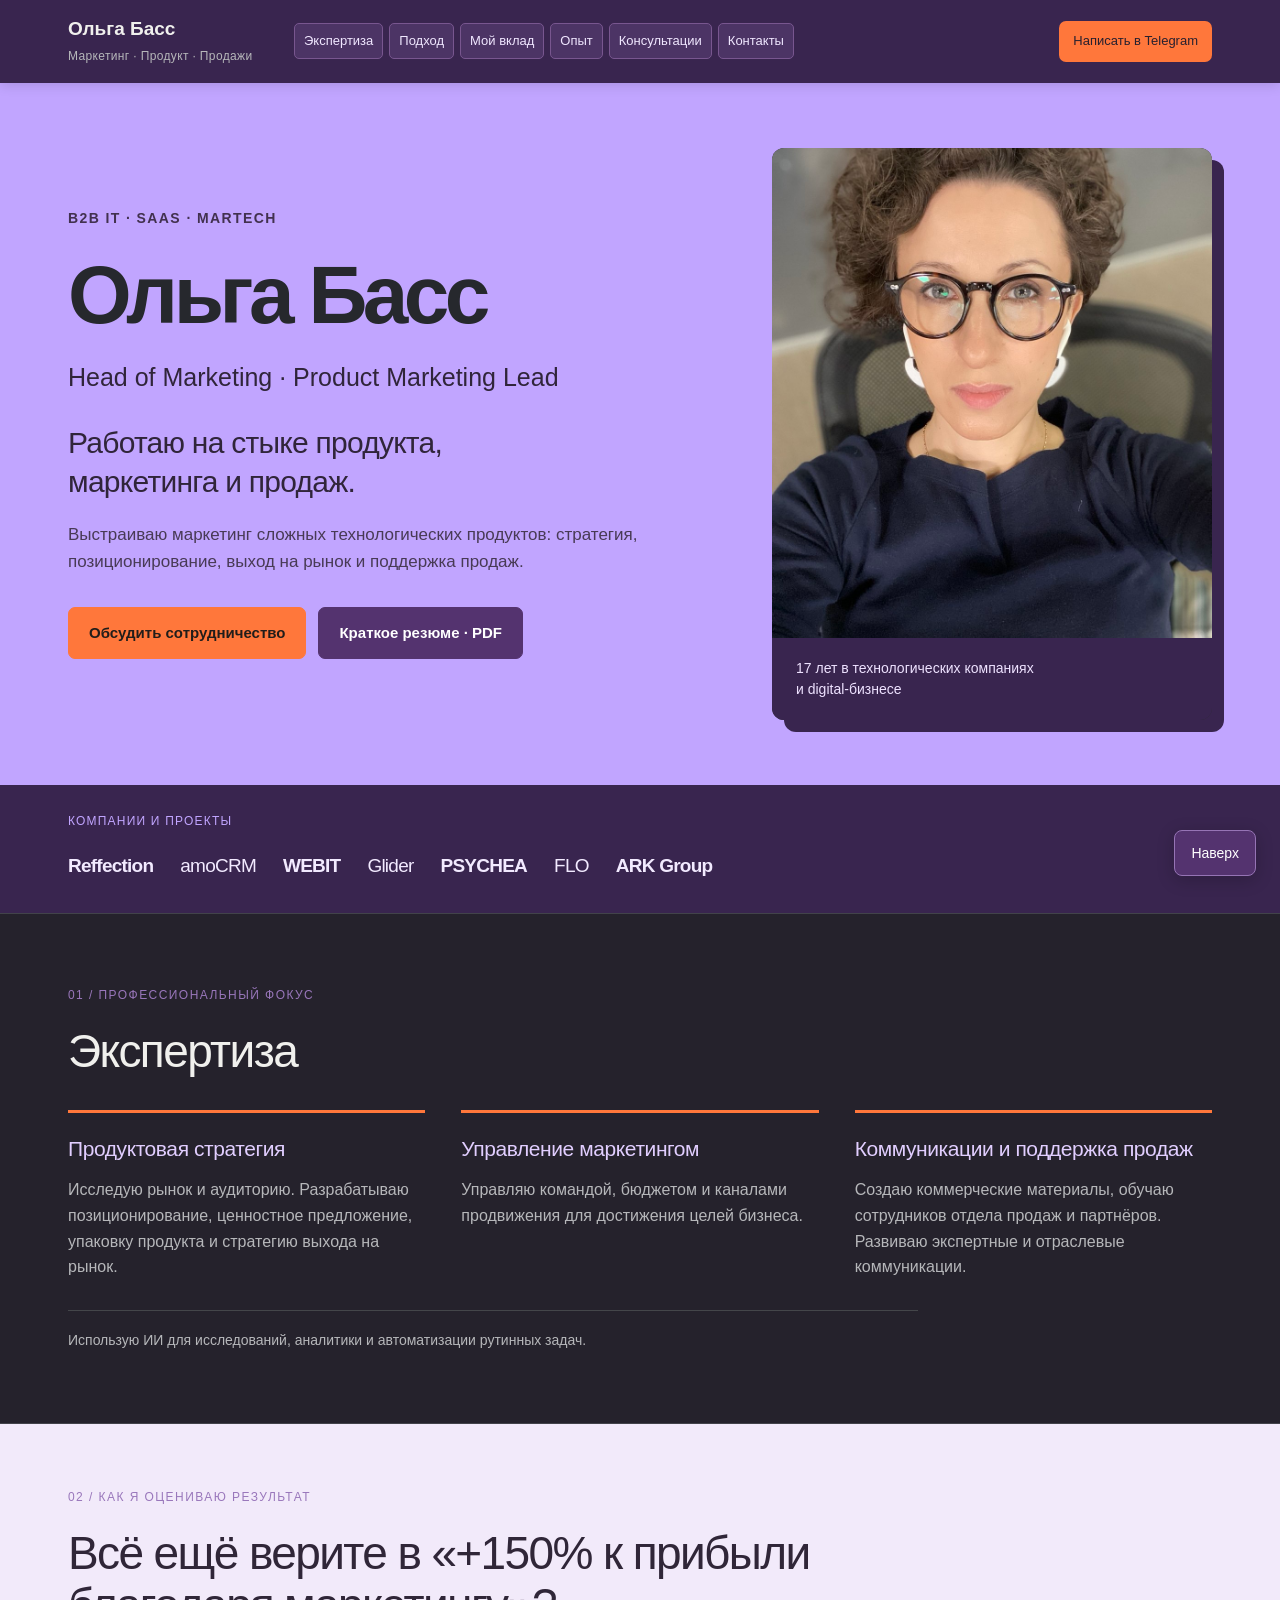
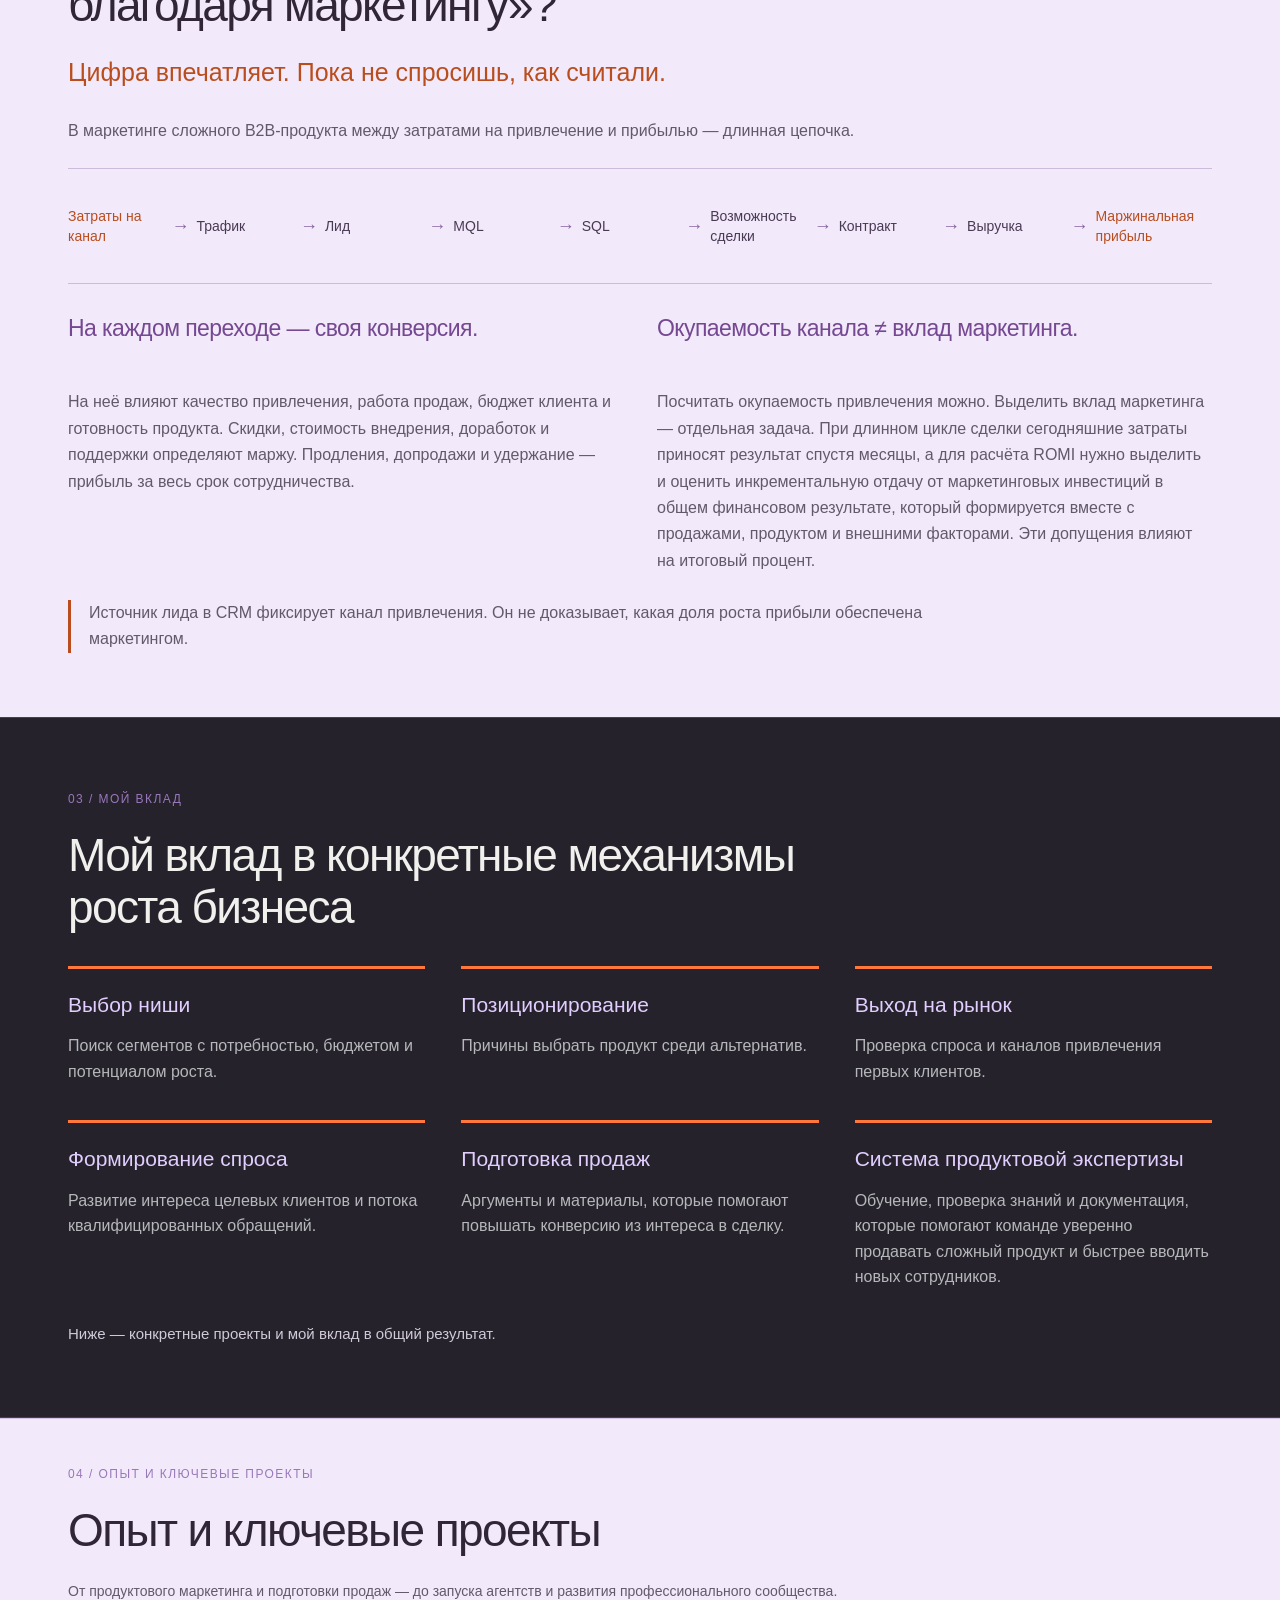
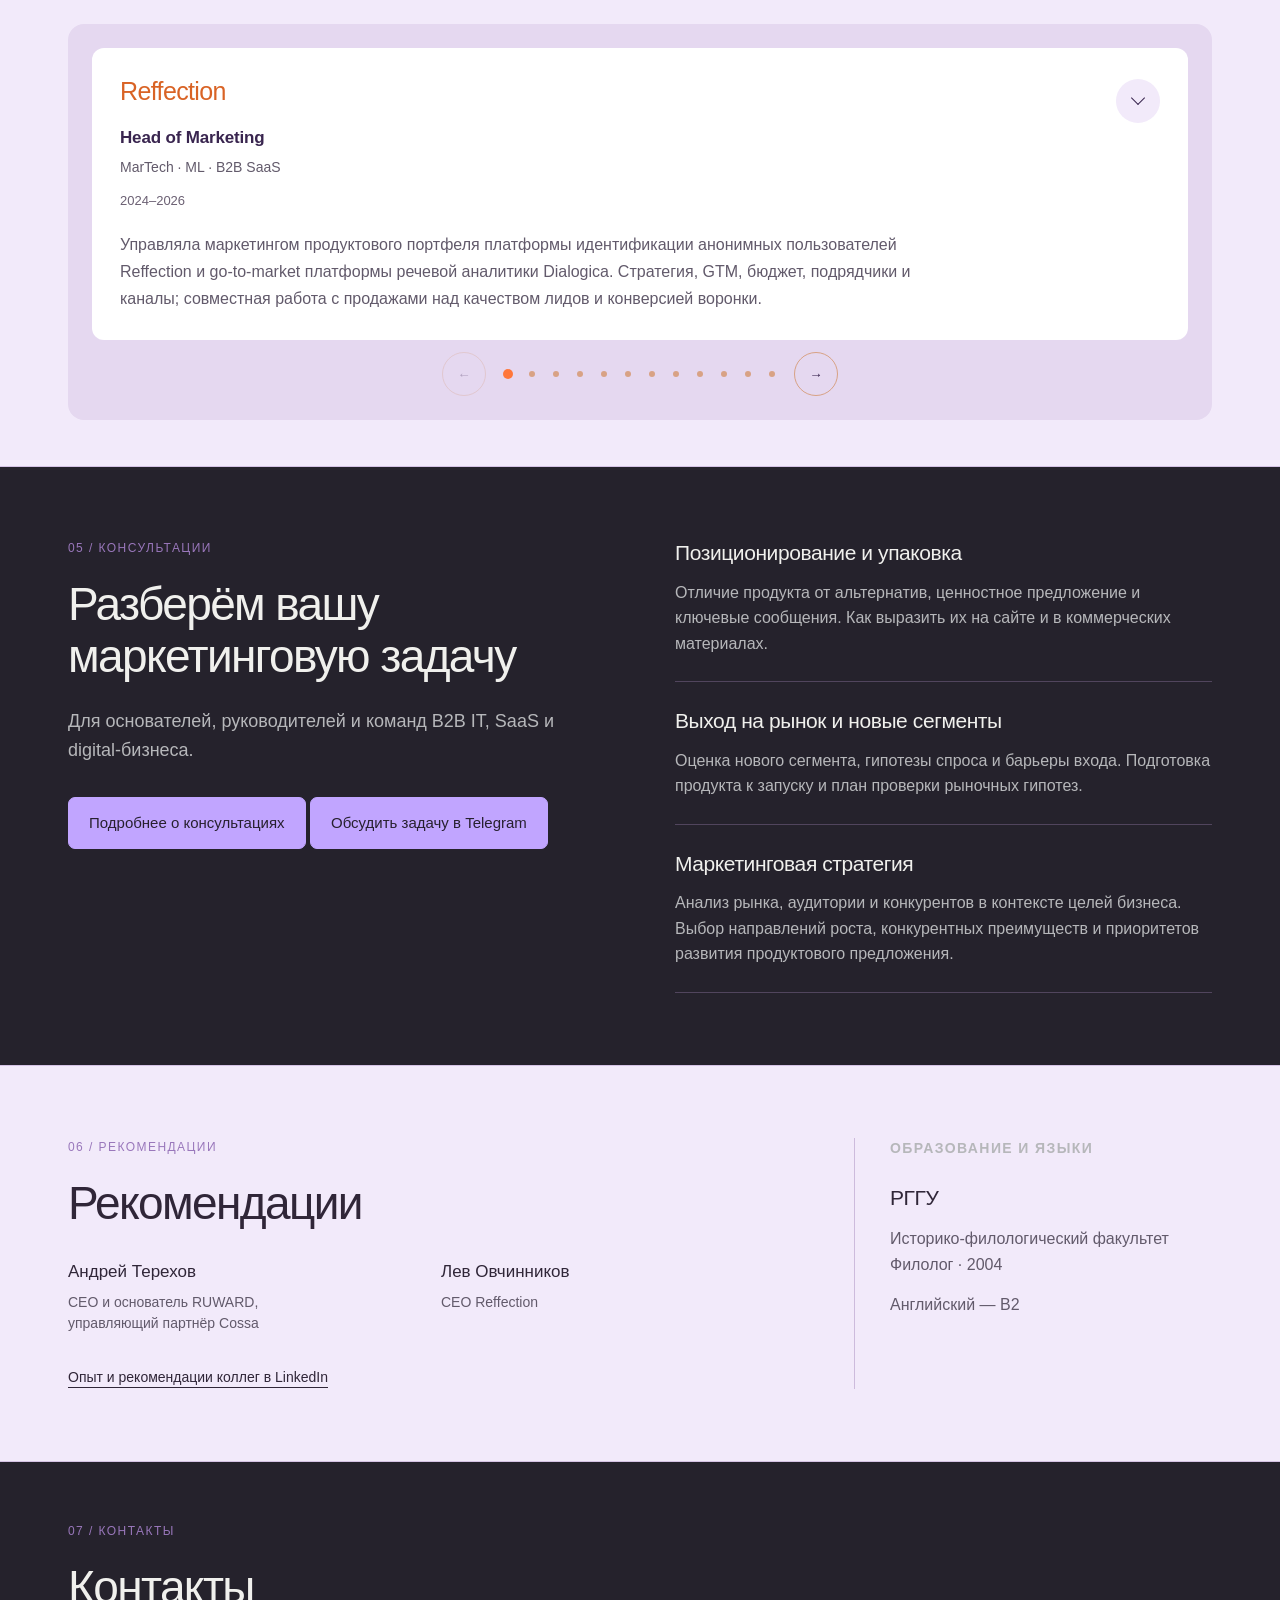
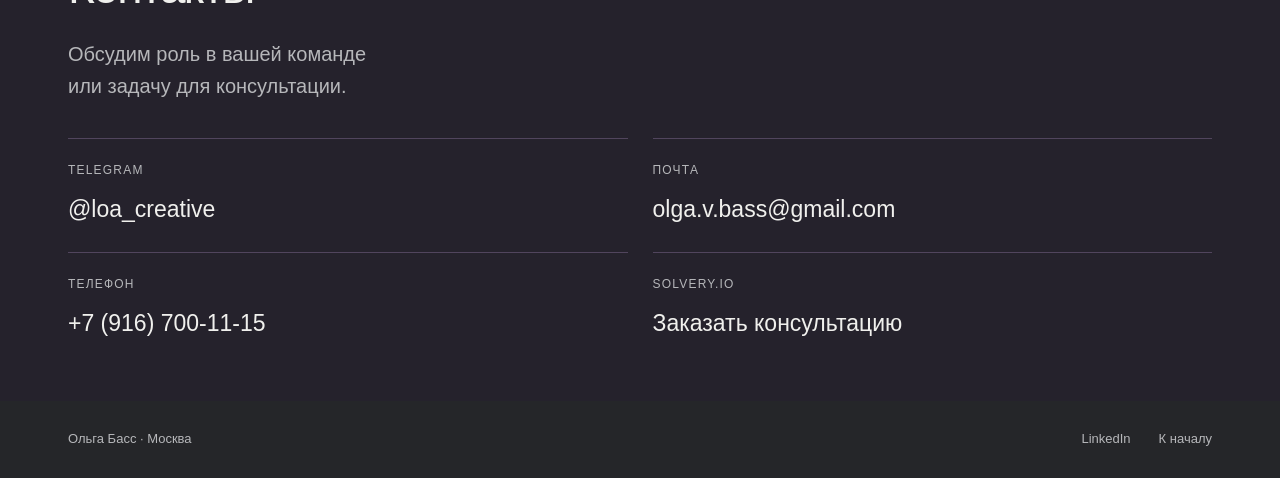
<file: index.html>
<!DOCTYPE html>

<html lang="ru"><head><meta charset="utf-8"/><meta content="width=device-width,initial-scale=1" name="viewport"/><title>Ольга Басс — директор по маркетингу B2B IT и SaaS</title><meta content="Директор по маркетингу / Head of Marketing. Продуктовый маркетинг B2B IT, SaaS и MarTech: позиционирование, GTM и поддержка продаж. Открыта к предложениям о работе и консультациям." name="description"/><link rel="icon" type="image/png" sizes="16x16" href="/favicon-16x16.png?v=interlocked-20261105"/><link rel="icon" type="image/png" sizes="32x32" href="/favicon-32x32.png?v=interlocked-20261105"/><link rel="apple-touch-icon" sizes="180x180" href="/apple-touch-icon.png?v=interlocked-20261105"/><link href="style.css" rel="stylesheet"/><meta content="website" property="og:type"/><meta content="Ольга Басс — директор по маркетингу B2B IT и SaaS" property="og:title"/><meta content="Директор по маркетингу / Head of Marketing. Продуктовый маркетинг B2B IT, SaaS и MarTech: позиционирование, GTM и поддержка продаж. Открыта к предложениям о работе и консультациям." property="og:description"/><meta content="https://obass.ru/telegram-preview.png" property="og:image"/><meta content="Ольга Басс — Head of Marketing и Product Marketing Lead. Продукт, маркетинг и продажи." property="og:image:alt"/><meta content="image/png" property="og:image:type"/><meta content="1254" property="og:image:width"/><meta content="1254" property="og:image:height"/><meta content="summary_large_image" name="twitter:card"/><meta content="Ольга Басс — директор по маркетингу B2B IT и SaaS" name="twitter:title"/><meta content="Директор по маркетингу / Head of Marketing. Продуктовый маркетинг B2B IT, SaaS и MarTech: позиционирование, GTM и поддержка продаж. Открыта к предложениям о работе и консультациям." name="twitter:description"/><meta content="https://obass.ru/telegram-preview.png" name="twitter:image"/><style>
/* Navigation follows the page order and fits narrow screens. */
header{grid-template-columns:230px minmax(0,1fr) auto}
header nav{min-width:0;max-width:100%;width:100%;justify-content:center}
header nav a{padding:8px 10px;flex:0 1 auto}
@media(max-width:1200px){header{grid-template-columns:minmax(0,1fr) auto;gap:16px}header nav{grid-column:1/-1;grid-row:2;justify-content:flex-start}header .nav-contact{display:inline-flex;grid-column:2;grid-row:1}}
@media(max-width:680px){header{padding:14px 22px;gap:12px}header nav{display:grid;grid-template-columns:repeat(2,minmax(0,1fr));gap:4px;overflow:visible;padding:4px}header nav a{white-space:normal;min-width:0;min-height:40px;line-height:1.3;padding:8px;text-align:center}header nav a:last-child{grid-column:1/-1}}
</style><style>
/* Mobile-first compact navigation. */
header{display:grid;grid-template-columns:minmax(0,1fr) auto;gap:10px;padding:12px 18px}
header .brand{grid-column:1;grid-row:1;min-width:0;font-size:16px}
header .brand span{font-size:10px;line-height:1.4}
header .nav-contact{display:inline-flex;grid-column:2;grid-row:1;max-width:120px;min-height:38px;padding:9px 10px;font-size:11px;text-align:center}
header nav{display:flex;grid-column:1/-1;grid-row:2;flex-wrap:wrap;align-items:center;justify-content:flex-start;gap:6px;width:auto;max-width:100%;min-width:0;padding:0;background:transparent;border:0;border-radius:0;overflow:visible}
header nav a{display:inline-flex;flex:0 0 auto;align-items:center;justify-content:center;min-width:0;min-height:40px;padding:8px 11px;font-size:12px;line-height:1.25;white-space:nowrap;background:#4c3465;border:1px solid #78568f;border-radius:5px;color:#f0e7ff}
header nav a:last-child{grid-column:auto}
header nav a:hover,header nav a:focus-visible{background:#c1a5ff;color:#27202f}
@media(min-width:681px){header{padding:16px 30px;gap:12px}header .brand{font-size:19px}header .brand span{font-size:12px}header .nav-contact{max-width:none;font-size:13px;padding:10px 14px}header nav a{min-height:36px;padding:8px 12px;font-size:13px}}
@media(min-width:1201px){header{grid-template-columns:210px minmax(0,1fr) auto;gap:18px;padding:18px max(48px,calc((100vw - 1144px)/2))}header nav{grid-column:2;grid-row:1;justify-content:flex-start}header .nav-contact{grid-column:3;grid-row:1}}
</style><style>.contact-grid{grid-template-columns:repeat(2,minmax(0,1fr))}@media(max-width:680px){.contact-grid{grid-template-columns:1fr}}</style>
<style id="career-integration-fix">
#experience{background:#fffafc}
#ob-variants{width:100%;max-width:1240px;min-width:0;color:#302638;background:#fffafc}
#ob-variants *,#ob-variants *::before,#ob-variants *::after{box-sizing:border-box}
#ob-variants summary{display:block;min-width:0;white-space:normal;font-size:14px;line-height:1.5}
#ob-variants summary span{font-size:inherit;transform:none}
#ob-variants details{min-width:0;width:100%}
#ob-variants .company-row{display:flex;min-width:0;align-items:baseline;justify-content:space-between;gap:6px 12px}
#ob-variants .company-row h3{min-width:0;overflow-wrap:anywhere;line-height:1.3}
#ob-variants .company-row .date{font-size:12px;line-height:1.4}
#ob-variants .position,#ob-variants .scope,#ob-variants .body{min-width:0;overflow-wrap:break-word;white-space:normal}
#ob-variants .scope{line-height:1.5}
#ob-variants .intro{font-size:14px;line-height:1.5;letter-spacing:normal}
#ob-variants .body h4,#ob-variants .body h5{color:#39254f}
#ob-variants .body li,#ob-variants .body p{color:#51475a}
#ob-variants .ob-stage,#ob-variants .career-scroll{width:100%;min-width:0}
@media(max-width:480px){
#ob-variants{padding:30px 16px}
#ob-variants .ob-stage{padding-left:10px!important;padding-right:10px!important}
#ob-variants .cards details{padding-left:10px;padding-right:10px}
#ob-variants .career-scroll{padding-right:6px!important}
#ob-variants h2{font-size:26px;line-height:1.2}
#ob-variants .company-row h3{font-size:16px}
#ob-variants .position,#ob-variants .scope{font-size:13px}
}
</style><style id="career-company-colors">
#ob-variants .company-row h3,#ob-variants .company-row h3 a{color:#a6441d;text-decoration:none;font-weight:500}
#ob-variants .company-row h3 a{transition:color .15s;text-underline-offset:4px;text-decoration-thickness:1px}
#ob-variants .company-row h3 a:hover{color:#753013;text-decoration:underline}
#ob-variants .company-row h3 a:focus-visible{color:#753013;text-decoration:underline;outline:2px solid #39254f;outline-offset:4px}
@media(prefers-reduced-motion:reduce){#ob-variants .company-row h3 a{transition:none}}
</style><style id="career-position-emphasis">
#ob-variants summary .position{color:#39254f;font-weight:600;font-size:15px;line-height:1.45;margin:7px 0 6px}
@media(max-width:480px){#ob-variants summary .position{font-size:14px;line-height:1.45}}
</style><style id="career-project-heading-emphasis">
#ob-variants summary .position{font-weight:400}
#ob-variants .position .job-title{font-weight:600;color:#39254f}
#ob-variants .position .company-context{font-weight:400;color:#625a6b;font-size:13px;transform:none}
#ob-variants .body h4{font-weight:600;font-size:15px;line-height:1.4;color:#39254f;margin:14px 0 12px}
</style><style id="career-mobile-control-spacing">
@media(max-width:600px){
#ob-variants summary{padding:14px 48px 14px 0;position:relative;min-height:64px}
#ob-variants summary::after{position:absolute;right:-4px;top:6px;width:44px;height:44px;display:flex;align-items:center;justify-content:center;font-size:25px;line-height:1;color:#39254f}
#ob-variants .company-row{display:flex;flex-direction:column;align-items:flex-start;gap:5px}
#ob-variants .company-row h3{margin:0;font-size:18px;line-height:1.3}
#ob-variants .company-row .date{display:block;font-size:12px;line-height:1.4;margin:0;color:#785089}
#ob-variants summary .position{margin:10px 0 6px}
#ob-variants .scope{margin:6px 0 0}
}
</style><style>#ob-career .career-navigation{display:flex;align-items:center;justify-content:center;gap:10px;margin-top:12px}#ob-career .career-navigation .career-dots{margin:0;min-width:0}#ob-career .career-arrow{flex:0 0 44px;width:44px;height:44px;border:1px solid #d8a285;border-radius:50%;background:transparent;color:#39254f;font:24px/1 inherit;cursor:pointer}#ob-career .career-arrow:disabled{opacity:.3;cursor:default}#ob-career .career-arrow:focus-visible{outline:2px solid #ff773b;outline-offset:3px}</style><style id="career-mobile-navigation">@media(max-width:600px){#ob-career .career-navigation{gap:4px}#ob-career .career-navigation .career-dots{flex:1;flex-wrap:nowrap;gap:0}#ob-career .career-navigation .career-dots button{flex:1 1 0;width:auto;min-width:0;height:44px}#ob-career .career-arrow{flex-basis:32px;width:32px;height:44px;border:0;font-size:22px}#ob-career .career-dots button:after{width:5px;height:5px}#ob-career .career-dots button[aria-current=true]:after{width:8px;height:8px}}</style><link rel="canonical" href="https://obass.ru/"/><meta property="og:url" content="https://obass.ru/"/><meta name="google-site-verification" content="CRRNn_aABFWNygjDwAtbn2e8ZVULmZzQBHf9iDd10Cc" /><meta name="msvalidate.01" content="FFCF18398B3CAEACAB9D5B85E1A3C0C4" /><script type="application/ld+json">{"@context":"https://schema.org","@graph":[{"@type":"Person","@id":"https://obass.ru/#person","name":"Ольга Басс","alternateName":"Olga Bass","url":"https://obass.ru/","image":"https://obass.ru/portrait.jpeg","jobTitle":"Head of Marketing · Product Marketing Lead","description":"Продуктовый маркетинг B2B IT, SaaS и MarTech: позиционирование, go-to-market и поддержка продаж. Открыта к предложениям о работе и консультациям.","knowsAbout":["Продуктовый маркетинг","B2B IT-маркетинг","SaaS-маркетинг","MarTech","Позиционирование","Go-to-market","Account-based marketing","Sales enablement"],"sameAs":["https://www.linkedin.com/in/olgabass/","https://solvery.io/ru/mentor/6382"]},{"@type":"ProfilePage","@id":"https://obass.ru/#profile","url":"https://obass.ru/","name":"Ольга Басс — директор по маркетингу B2B IT и SaaS","inLanguage":"ru","mainEntity":{"@id":"https://obass.ru/#person"}}]}</script></head><body>
<header><a class="brand" href="#">Ольга Басс<span>Маркетинг · Продукт · Продажи</span></a><nav aria-label="Разделы сайта"><a href="#expertise">Экспертиза</a><a href="#marketing-results">Подход</a><a href="#contribution">Мой вклад</a><a href="#experience">Опыт</a><a href="#consulting">Консультации</a><a href="#contact">Контакты</a></nav><a class="nav-contact" href="https://t.me/loa_creative" rel="noopener" target="_blank">Написать в Telegram</a></header>
<main><section class="hero wrap"><div class="hero-copy"><p class="eyebrow">B2B IT · SaaS · MarTech</p><h1>Ольга Басс</h1><p class="role">Head of Marketing · Product Marketing Lead</p><p class="intro">Работаю на стыке продукта,<br class="desktop"/> маркетинга и продаж.</p><p class="muted lead">Выстраиваю маркетинг сложных технологических продуктов: стратегия, позиционирование, выход на рынок и поддержка продаж.</p><div class="actions"><a class="button" href="#contact">Обсудить сотрудничество</a><a class="button resume-download" download="Olga_Bass_Resume.pdf" href="Olga_Bass_Head_of_Marketing_20261027.pdf">Краткое резюме · PDF</a></div></div><figure class="portrait"><img alt="Ольга Басс" height="1280" src="portrait.jpeg" width="960"/><figcaption>17 лет в технологических компаниях<br/>и digital-бизнесе</figcaption></figure></section>
<div class="companies wrap"><p>Компании и проекты</p><div>Reffection <span>amoCRM</span> WEBIT <span>Glider</span> PSYCHEA <span>FLO</span> ARK Group</div></div>
<section class="section wrap" id="expertise"><div class="section-head"><p class="eyebrow">01 / Профессиональный фокус</p><h2>Экспертиза</h2></div><div class="expertise"><article><h3>Продуктовая стратегия</h3><p>Исследую рынок и аудиторию. Разрабатываю позиционирование, ценностное предложение, упаковку продукта и стратегию выхода на рынок.</p></article><article><h3>Управление маркетингом</h3><p>Управляю командой, бюджетом и каналами продвижения для достижения целей бизнеса.</p></article><article><h3>Коммуникации и поддержка продаж</h3><p>Создаю коммерческие материалы, обучаю сотрудников отдела продаж и партнёров. Развиваю экспертные и отраслевые коммуникации.</p></article></div><p class="ai-note">Использую ИИ для исследований, аналитики и автоматизации рутинных задач.</p></section>
<section aria-labelledby="marketing-results-title" id="marketing-results"><style>
#marketing-results{font-family:Arial,Helvetica,sans-serif;color:#f0edf5;background:#25222c;width:100%;box-sizing:border-box}#marketing-results *{box-sizing:border-box}#marketing-results .ob-header{padding:20px 36px;background:#39254f;display:flex;justify-content:space-between;gap:20px;align-items:center}#marketing-results .ob-brand{font-size:18px;font-weight:600}#marketing-results .ob-nav{font-size:13px;color:#d7c4ef}#marketing-results .ob-section{padding:48px 40px 42px;max-width:1144px;margin:auto}#marketing-results .ob-label{font-size:12px;letter-spacing:.12em;text-transform:uppercase;color:#c1a5ff;margin:0 0 22px}#marketing-results h2{font-size:clamp(28px,4.3vw,46px);line-height:1.13;letter-spacing:-.035em;font-weight:500;max-width:790px;margin:0 0 18px}#marketing-results .ob-hook{color:#ff773b;font-size:clamp(19px,2.5vw,25px);line-height:1.35;margin:0 0 28px}#marketing-results p{font-size:16px;line-height:1.65;color:#c8c3cf;margin:0 0 18px}#marketing-results .ob-funnel{display:grid;grid-template-columns:repeat(5,minmax(0,1fr));gap:8px;margin:22px 0 26px;padding:22px 0;border-top:1px solid #51455d;border-bottom:1px solid #51455d}#marketing-results .ob-stage{font-size:14px;line-height:1.4;min-height:52px;padding:10px 18px 10px 0;position:relative;color:#eee6f8}#marketing-results .ob-stage:after{content:'→';position:absolute;right:1px;color:#c1a5ff}#marketing-results .ob-stage:last-child:after{content:''}#marketing-results .ob-stage:first-child,#marketing-results .ob-stage:last-child{color:#ff986b}#marketing-results .ob-copy{display:grid;grid-template-columns:1fr 1fr;gap:34px}#marketing-results .ob-copy strong{color:#fff5ed;font-weight:500}#marketing-results .ob-crm{border-left:3px solid #ff773b;padding-left:18px;margin:8px 0 0;max-width:900px}#marketing-results .ob-bridge{padding-top:28px;margin-top:28px;border-top:1px solid #51455d}#marketing-results h3{font-size:25px;line-height:1.25;font-weight:500;letter-spacing:-.025em;margin:0 0 16px}#marketing-results .ob-tags{display:flex;gap:8px;flex-wrap:wrap;margin-bottom:16px}#marketing-results .ob-tags span{font-size:14px;padding:8px 12px;background:#392e47;border-radius:5px;color:#e5d3fc}#marketing-results .ob-results{background:#f2eafa;color:#26282d;padding:36px 40px 40px}#marketing-results .ob-results h3{font-size:30px;margin-bottom:24px}#marketing-results .ob-cards{display:grid;grid-template-columns:1fr 1fr;gap:16px}#marketing-results .ob-case{padding:23px;background:#fffafc;border:1px solid #d4c2e4;border-top:4px solid #a77be2;border-radius:10px}#marketing-results .ob-case small{color:#754891;font-size:13px}#marketing-results .ob-case h4{font-size:21px;line-height:1.3;font-weight:500;margin:15px 0}#marketing-results .ob-case p{color:#57535e;font-size:15px;margin:0}#marketing-results .ob-bridge p{margin-bottom:0}
@media(max-width:600px){#marketing-results .ob-header{padding:18px 22px}#marketing-results .ob-nav{display:none}#marketing-results .ob-section{padding:34px 22px}#marketing-results .ob-copy{grid-template-columns:1fr;gap:0}#marketing-results .ob-funnel{grid-template-columns:1fr;gap:0;padding:8px 0}#marketing-results .ob-stage{min-height:0;padding:10px 0 15px 24px;font-size:15px}#marketing-results .ob-stage:after{content:'↓';left:0;right:auto;top:11px}#marketing-results .ob-stage:last-child:after{content:'•'}#marketing-results .ob-results{padding:30px 22px}#marketing-results .ob-cards{grid-template-columns:1fr}#marketing-results h3{font-size:23px}}
#marketing-results h2,#marketing-results .ob-bridge h3{color:#f4effa}#marketing-results .ob-brand{color:#f4effa}#marketing-results .ob-copy h3{color:#ff986b;font-size:23px;line-height:1.3;margin:0 0 15px}#marketing-results .ob-results h3,#marketing-results .ob-case h4{color:#26282d}#marketing-results .ob-copy>div{min-width:0}
#marketing-results .ob-impact{display:grid;grid-template-columns:repeat(3,minmax(0,1fr));gap:22px 26px;margin:24px 0}#marketing-results .ob-impact article{border-top:2px solid #8c70a7;padding-top:14px;min-width:0}#marketing-results .ob-impact h4{font-size:18px;line-height:1.35;font-weight:500;color:#dfc7ff;margin:0 0 9px}#marketing-results .ob-impact p{font-size:15px;line-height:1.55;margin:0;color:#d0cad8}@media(max-width:760px){#marketing-results .ob-impact{grid-template-columns:repeat(2,minmax(0,1fr))}}@media(max-width:480px){#marketing-results .ob-impact{grid-template-columns:1fr;gap:20px}}

#marketing-results .ob-section{padding:64px 48px;max-width:1240px}#marketing-results h2{max-width:900px}#marketing-results .ob-funnel{grid-template-columns:repeat(5,minmax(0,1fr))}@media(max-width:1000px){#marketing-results .ob-section{padding:48px 30px}}@media(max-width:600px){#marketing-results .ob-section{padding:40px 22px}#marketing-results .ob-funnel{grid-template-columns:1fr}}

/* Responsive funnel: one aligned desktop row, vertical on narrow screens. */
#marketing-results .ob-funnel{display:grid;grid-template-columns:repeat(9,minmax(0,1fr));gap:12px;align-items:stretch;margin:24px 0 30px;padding:24px 0}
#marketing-results .ob-stage{display:flex;align-items:center;min-width:0;min-height:66px;padding:8px 16px 8px 0;font-size:14px;line-height:1.45;overflow-wrap:normal}
#marketing-results .ob-stage:after{content:'→';position:absolute;top:50%;right:-5px;left:auto;transform:translateY(-50%);font-size:18px;line-height:1}
#marketing-results .ob-stage:last-child:after{content:none}
#marketing-results .ob-copy{align-items:start}
#marketing-results .ob-copy h3{min-height:60px}
#marketing-results .ob-impact{grid-template-columns:repeat(3,minmax(0,1fr));gap:26px}
#marketing-results .ob-impact article{margin:0}
#marketing-results .ob-section{width:100%;min-width:0}
@media(max-width:1050px){
#marketing-results .ob-funnel{grid-template-columns:1fr;padding:16px 0;gap:0}
#marketing-results .ob-stage{min-height:48px;padding:12px 0 12px 30px;font-size:16px}
#marketing-results .ob-stage:after{content:'↓';left:0;right:auto;top:50%;transform:translateY(-50%)}
#marketing-results .ob-stage:last-child:after{content:'•'}
}
@media(max-width:760px){
#marketing-results .ob-copy{grid-template-columns:1fr;gap:20px}
#marketing-results .ob-copy h3{min-height:0}
#marketing-results .ob-impact{grid-template-columns:repeat(2,minmax(0,1fr))}
}
@media(max-width:480px){
#marketing-results .ob-impact{grid-template-columns:1fr}
#marketing-results h2{font-size:30px;line-height:1.2;overflow-wrap:break-word}
#marketing-results .ob-copy h3{font-size:22px}
}

@media(max-width:1050px){#marketing-results .ob-stage{justify-content:center;text-align:center;min-height:66px;padding:14px 12px 20px}#marketing-results .ob-stage:after{content:'↓';left:50%;right:auto;top:auto;bottom:-5px;transform:translateX(-50%);z-index:1}#marketing-results .ob-stage:last-child:after{content:none}}
</style><div class="ob-section">
<div class="ob-label">02 / Как я оцениваю результат</div>
<h2 id="marketing-results-title">Всё ещё верите в «+150% к прибыли благодаря маркетингу»?</h2>
<div class="ob-hook">Цифра впечатляет. Пока не спросишь, как считали.</div>
<p>В маркетинге сложного B2B-продукта между затратами на привлечение и прибылью — длинная цепочка.</p>
<div aria-label="Путь от затрат на канал до маржинальной прибыли" class="ob-funnel">
<div class="ob-stage">Затраты на канал</div><div class="ob-stage">Трафик</div><div class="ob-stage">Лид</div><div class="ob-stage">MQL</div><div class="ob-stage">SQL</div><div class="ob-stage">Возможность сделки</div><div class="ob-stage">Контракт</div><div class="ob-stage">Выручка</div><div class="ob-stage">Маржинальная прибыль</div>
</div>
<div class="ob-copy"><div><h3>На каждом переходе — своя конверсия.</h3><p>На неё влияют качество привлечения, работа продаж, бюджет клиента и готовность продукта. Скидки, стоимость внедрения, доработок и поддержки определяют маржу. Продления, допродажи и удержание — прибыль за весь срок сотрудничества.</p></div>
<div><h3>Окупаемость канала ≠ вклад маркетинга.</h3><p>Посчитать окупаемость привлечения можно. Выделить вклад маркетинга — отдельная задача. При длинном цикле сделки сегодняшние затраты приносят результат спустя месяцы, а для расчёта ROMI нужно выделить и оценить инкрементальную отдачу от маркетинговых инвестиций в общем финансовом результате, который формируется вместе с продажами, продуктом и внешними факторами. Эти допущения влияют на итоговый процент.</p></div></div>
<p class="ob-crm">Источник лида в CRM фиксирует канал привлечения. Он не доказывает, какая доля роста прибыли обеспечена маркетингом.</p>

</div></section><section aria-labelledby="contribution-title" id="contribution"><div class="contribution-wrap"><p class="contribution-label">03 / Мой вклад</p><h2 id="contribution-title">Мой вклад в конкретные механизмы роста бизнеса</h2><div class="ob-impact">
<article><h4>Выбор ниши</h4><p>Поиск сегментов с потребностью, бюджетом и потенциалом роста.</p></article>
<article><h4>Позиционирование</h4><p>Причины выбрать продукт среди альтернатив.</p></article>
<article><h4>Выход на рынок</h4><p>Проверка спроса и каналов привлечения первых клиентов.</p></article>
<article><h4>Формирование спроса</h4><p>Развитие интереса целевых клиентов и потока квалифицированных обращений.</p></article>
<article><h4>Подготовка продаж</h4><p>Аргументы и материалы, которые помогают повышать конверсию из интереса в сделку.</p></article>
<article><h4>Система продуктовой экспертизы</h4><p>Обучение, проверка знаний и документация, которые помогают команде уверенно продавать сложный продукт и быстрее вводить новых сотрудников.</p></article>
</div><p>Ниже — конкретные проекты и мой вклад в общий результат.</p></div></section>
<section id="experience"><div id="ob-career"><p class="oc-label">04 / Опыт и ключевые проекты</p><h2>Опыт и ключевые проекты</h2><p class="intro">От продуктового маркетинга и подготовки продаж — до запуска агентств и развития профессионального сообщества.</p><div class="career-panel"><div aria-label="Опыт работы" class="career-track"><article class="career-card"><div class="career-head"><div class="career-info"><h3 class="company"><a href="https://reffection.ru/" rel="noopener noreferrer" target="_blank">Reffection</a></h3><p class="position"><strong class="job-title">Head of Marketing</strong><span class="company-context">MarTech · ML · B2B SaaS</span></p><div class="date">2024–2026</div></div><button aria-controls="career-body-0" aria-expanded="false" aria-label="Раскрыть проекты и достижения" class="career-expand" type="button">⌄</button></div><p class="scope">Управляла маркетингом продуктового портфеля платформы идентификации анонимных пользователей Reffection и go-to-market платформы речевой аналитики Dialogica. Стратегия, GTM, бюджет, подрядчики и каналы; совместная работа с продажами над качеством лидов и конверсией воронки.</p><div class="career-fold" id="career-body-0"><div class="career-clip"><div class="body"><h4 class="oc-subhead">Ключевые проекты и достижения</h4><ul class="oc-project-list"><li><h5>Продуктовая экспертиза для коммерческой команды</h5><p>Создала систему онбординга, обучения и аттестации на основе продуктовой документации и конкурентной аргументации. Участвовала в создании вики для сотрудников. Разработала гайд по расчёту экономического эффекта и презентации под конкретных клиентов.</p></li><li><h5>Новые рынки и пилотные внедрения</h5><p>Искала перспективные отрасли, привлекала партнёров через ABM и инициировала пилоты для проверки применимости и коммерческого потенциала продуктов, в том числе в сегменте интернет-сервисов.</p></li><li><h5>Выход Dialogica на рынок</h5><p>Участвовала в создании и запуске ML-платформы: позиционирование, ценностное предложение, маркетинговая и коммерческая упаковка, документация и материалы для продаж. Защитила бренд Dialogica в Сколково и зарегистрировала товарный знак.</p></li><li><h5>Мероприятия как коммерческий канал</h5><p>Организовала партнёрские и бартерные мероприятия с существенной экономией бюджета (включая бартерное выступление на EDTech-форуме в Сколково и собственную секцию на Optimization без бюджета, вошедшую в топ-5 лучших секций конференции 2025 года). За один сезон совместно с коммерческой командой привлекли более 100 квалифицированных лидов в пайплайн; часть довели до сделок.</p></li></ul></div></div></div></article><article class="career-card"><div class="career-head"><div class="career-info"><h3 class="company"><a href="https://www.webit.ru/" rel="noopener noreferrer" target="_blank">WEBIT</a></h3><p class="position"><strong class="job-title">Head of PR &amp; Marketing</strong><span class="company-context">Агентство полного цикла</span></p><div class="date">2022–2023</div></div><button aria-controls="career-body-1" aria-expanded="false" aria-label="Раскрыть проекты и достижения" class="career-expand" type="button">⌄</button></div><p class="scope">Развивала маркетинг агентства: коммуникационная стратегия, позиционирование, упаковка услуг и продвижение экспертизы.</p><div class="career-fold" id="career-body-1"><div class="career-clip"><div class="body"><h4 class="oc-subhead">Ключевые проекты и достижения</h4><ul class="oc-project-list"><li><h5>Упаковка ORM</h5><p>Переупаковала услугу управления репутацией: сформулировала понятное предложение и усилила коммерческую подачу сервиса.</p></li><li><h5>Комплексная стратегия продвижения</h5><p>Объединила проекты команды — от разработки сайта и аналитики до SEO и рекламы — в комплексную стратегию, определив роль каждого направления на этапах клиентской воронки. Этот подход стал стандартом формирования комплексных предложений агентства. Стратегия получила золото Tagline Awards.</p></li></ul></div></div></div></article><article class="career-card"><div class="career-head"><div class="career-info"><h3 class="company"><a href="https://glider.agency/" rel="noopener noreferrer" target="_blank">kite. / Glider</a></h3><p class="position"><strong class="job-title">Бренд-директор</strong><span class="company-context">Агентство</span></p><div class="date">2020–2022</div></div><button aria-controls="career-body-2" aria-expanded="false" aria-label="Раскрыть проекты и достижения" class="career-expand" type="button">⌄</button></div><p class="scope">Отвечала за go-to-market и бренд-стратегию Glider: от продуктовой модели до системы коммуникаций и коммерческой упаковки.</p><div class="career-fold" id="career-body-2"><div class="career-clip"><div class="body"><h4 class="oc-subhead">Ключевые проекты и достижения</h4><ul class="oc-project-list"><li><h5>Рыночная и коммерческая основа с нуля</h5><p>Совместно с фаундером определила продуктовую модель, позиционирование и конкурентные преимущества. Создала архитектуру услуг, ценностное предложение, структуру и содержание сайта, материалы для продаж и контентную стратегию.</p></li><li><h5>Стратегическая позиция Glider</h5><p>Сформулировала взгляд агентства на развитие контент-маркетинга, ключевые идеи, сообщения и конкурентные преимущества.</p></li><li><h5>Подготовка международного направления</h5><p>Адаптировала ценностное предложение и ключевые сообщения второго бизнеса основателя для зарубежной аудитории. На этой основе разработали сайт для выхода на международный рынок.</p></li></ul></div></div></div></article><article class="career-card"><div class="career-head"><div class="career-info"><h3 class="company">PSYCHEA</h3><p class="position"><strong class="job-title">PR-директор</strong><span class="company-context">Нейромаркетинг · Психографика · AI</span></p><div class="date">2018–2020</div></div><button aria-controls="career-body-3" aria-expanded="false" aria-label="Раскрыть проекты и достижения" class="career-expand" type="button">⌄</button></div><p class="scope">Создала направление индустриального PR и развивала экспертное позиционирование сложных технологических продуктов.</p><div class="career-fold" id="career-body-3"><div class="career-clip"><div class="body"><h4 class="oc-subhead">Ключевые проекты и достижения</h4><ul class="oc-project-list"><li><h5>Экспертиза, понятная рынку</h5><p>Подготовила программные публикации для AdIndex, РБК Pro, «Банковского обозрения» и Rusbase. Организовала секцию Psycho-Data на РИФ 2020.</p></li><li><h5>Подготовка запуска Psychograph</h5><p>Участвовала в подготовке коммерческого запуска AI-продукта Psychograph.</p></li><li><h5>Экспертный контент и вебинары</h5><p>Разработала трек экспертных материалов и вебинаров о влиянии COVID-19 на потребительское поведение и бизнес.</p></li></ul></div></div></div></article><article class="career-card"><div class="career-head"><div class="career-info"><h3 class="company"><a href="https://flo.health/" rel="noopener noreferrer" target="_blank">FLO</a></h3><p class="position"><strong class="job-title">Стратегический проект</strong></p><div class="date">Проектная работа</div></div><button aria-controls="career-body-4" aria-expanded="false" aria-label="Раскрыть проекты и достижения" class="career-expand" type="button">⌄</button></div><p class="scope">Участие в разработке продуктовой концепции и стратегии роста.</p><div class="career-fold" id="career-body-4"><div class="career-clip"><div class="body"><h4 class="oc-subhead">Ключевые проекты и достижения</h4><ul class="oc-project-list"><li><h5>Концепция роста продукта</h5><p>Участвовала в разработке концепции роста: цифровая модель современной женщины, исследования аудитории, CJM и инвестиционная логика.</p></li></ul></div></div></div></article><article class="career-card"><div class="career-head"><div class="career-info"><h3 class="company"><a href="https://www.arkgroup.ru/" rel="noopener noreferrer" target="_blank">ARK Group</a></h3><p class="position"><strong class="job-title">Marketing Communications &amp; New Business Manager</strong></p><div class="date">2013–2017</div></div><button aria-controls="career-body-5" aria-expanded="false" aria-label="Раскрыть проекты и достижения" class="career-expand" type="button">⌄</button></div><p class="scope">Позиционирование, продуктовая упаковка, PR и new business агентств холдинга.</p><div class="career-fold" id="career-body-5"><div class="career-clip"><div class="body"><h4 class="oc-subhead">Ключевые проекты и достижения</h4><ul class="oc-project-list"><li><h5>Новые направления: NBRIEF и LETO</h5><p>Сформировала продуктовую линейку и ценностное предложение CRM-агентства NBRIEF. Участвовала в запуске LETO: позиционирование, коммуникационная платформа и формирование управленческой команды.</p></li><li><h5>Ребрендинг и развитие ARK CONNECT</h5><p>Разработала коммуникационную концепцию, участвовала в обновлении позиционирования и PR-стратегии. Агентство вошло в топ-3 исследования РАМУ и заняло 1-е место в категории Digital.</p></li><li><h5>NIVEA Deo «Анти-Стресс» — конкурсная подача</h5><p>Разработала сценарий представления кейса и презентационные материалы для конкурсных подач, включая Young Lions Competitions в рамках Cannes Lions. Проект получил призы «Серебряного Меркурия» и фестиваля «Идея».</p></li></ul></div></div></div></article><article class="career-card"><div class="career-head"><div class="career-info"><h3 class="company"><a href="https://www.amocrm.ru/" rel="noopener noreferrer" target="_blank">amoCRM</a></h3><p class="position"><strong class="job-title">PR-директор</strong><span class="company-context">Автоматизация продаж</span></p><div class="date">2012–2013</div></div><button aria-controls="career-body-6" aria-expanded="false" aria-label="Раскрыть проекты и достижения" class="career-expand" type="button">⌄</button></div><p class="scope">Отвечала за позиционирование нового бренда и коммуникационную стратегию продукта.</p><div class="career-fold" id="career-body-6"><div class="career-clip"><div class="body"><h4 class="oc-subhead">Ключевые проекты и достижения</h4><ul class="oc-project-list"><li><h5>Позиционирование нового бренда</h5><p>Сформировала коммуникационную платформу amoCRM и участвовала в позиционировании продукта через идею консюмеризации корпоративного ПО: удобный инструмент для сотрудников вместо громоздких ERP-систем.</p></li><li><h5>Разъяснение категории продукта</h5><p>Помогала разграничить CRM-маркетинг и CRM как систему управления лидами и продажами. Сформулировала сообщения, объяснявшие задачи amoCRM и её ценность для бизнеса.</p></li></ul></div></div></div></article><article class="career-card"><div class="career-head"><div class="career-info"><h3 class="company"><a href="https://adv.ru/" rel="noopener noreferrer" target="_blank">ADV/web-engineering</a></h3><p class="position"><strong class="job-title">Marketing Communications Manager</strong></p><div class="date">2011–2012</div></div><button aria-controls="career-body-7" aria-expanded="false" aria-label="Раскрыть проекты и достижения" class="career-expand" type="button">⌄</button></div><p class="scope">С нуля сформировала PR-направление агентства веб-разработки и интеграции. Позиционирование, упаковка экспертизы и публичные коммуникации владельца.</p><div class="career-fold" id="career-body-7"><div class="career-clip"><div class="body"><h4 class="oc-subhead">Ключевые проекты и достижения</h4><ul class="oc-project-list"><li><h5>Визионерская колонка</h5><p>Запустила в Republic визионерскую колонку основателя ADV Алексея Персианова о будущем маркетинга: готовила тексты на основе его идей и бесед с ним.</p></li><li><h5>Отраслевые секции</h5><p>Организовала секции агентства на ключевых отраслевых мероприятиях.</p></li></ul></div></div></div></article><article class="career-card"><div class="career-head"><div class="career-info"><h3 class="company"><a href="https://i-association.ru/" rel="noopener noreferrer" target="_blank">АИА</a></h3><p class="position"><strong class="job-title">Исполнительный секретарь, пресс-менеджер</strong></p><div class="date">2010</div></div><button aria-controls="career-body-8" aria-expanded="false" aria-label="Раскрыть проекты и достижения" class="career-expand" type="button">⌄</button></div><p class="scope">Обеспечивала работу первого Совета Ассоциации, коммуникации с руководителями агентств и публичное представление инициатив профессионального сообщества.</p><div class="career-fold" id="career-body-8"><div class="career-clip"><div class="body"><h4 class="oc-subhead">Ключевые проекты и достижения</h4><ul class="oc-project-list"><li><h5>Digital Faces</h5><p>Совместно с Russia.ru запустила Digital Faces — фильм, в котором руководители Совета АИА представили свои взгляды на развитие digital-маркетинга и ключевые идеи, определявшие становление рынка.</p></li><li><h5>Отраслевые дискуссии</h5><p>Организовала ежемесячные «диспут-пати» — digital-баттлы АИА с участием ключевых игроков рынка.</p></li><li><h5>Конференции и секции</h5><p>Организовала отраслевую конференцию в рамках ММФР и секцию Ассоциации на РИФ+КИБ.</p></li></ul></div></div></div></article><article class="career-card"><div class="career-head"><div class="career-info"><h3 class="company"><a href="https://price.ru/" rel="noopener noreferrer" target="_blank">Бегун</a></h3><p class="position"><strong class="job-title">Менеджер по работе со СМИ</strong></p><div class="date">2009</div></div><button aria-controls="career-body-9" aria-expanded="false" aria-label="Раскрыть проекты и достижения" class="career-expand" type="button">⌄</button></div><p class="scope">Развивала направление New Media у одного из «пионеров» контекстной рекламы.</p><div class="career-fold" id="career-body-9"><div class="career-clip"><div class="body"><h4 class="oc-subhead">Ключевые проекты и достижения</h4><ul class="oc-project-list"><li><h5>Пресс-конференция на eTarget</h5><p>Организовала в рамках конференции eTarget пресс-конференцию с ключевыми представителями рынка контекстной рекламы, включая Яндекс и «Бегун», и журналистами ведущих деловых изданий.</p></li><li><h5>Business Guide</h5><p>Инициировала тематический выпуск Business Guide издательского дома «Коммерсант» с главной темой о контекстной рекламе и Алексеем Басовым как персоной номера.</p></li></ul></div></div></div></article><article class="career-card"><div class="career-head"><div class="career-info"><h3 class="company"><a href="https://qsoft.ru/" rel="noopener noreferrer" target="_blank">QSOFT</a></h3><p class="position"><strong class="job-title">PR-менеджер</strong></p><div class="date">2007–2009</div></div><button aria-controls="career-body-10" aria-expanded="false" aria-label="Раскрыть проекты и достижения" class="career-expand" type="button">⌄</button></div><p class="scope">Продвижение веб-разработки и интернет-интеграции: клиентские кейсы, технологические решения, выступления руководителей, партнёрские мероприятия.</p><div class="career-fold" id="career-body-10"><div class="career-clip"><div class="body"><h4 class="oc-subhead">Ключевые проекты и достижения</h4><ul class="oc-project-list"><li><h5>Позиционирование технологической экспертизы</h5><p>Выстраивала позиционирование QSOFT как одного из ключевых партнёров «Битрикс», поддерживала коммуникации с вендором и участвовала в совместных мероприятиях. В продвижении использовала крупные проекты агентства на этой CMS, включая сайт «Эльдорадо».</p></li><li><h5>Секция на первой Russian Internet Week</h5><p>Организовала на первой Russian Internet Week секцию с основателями крупнейших CMS и представителями ведущих агентств-интеграторов. Модератором дискуссии выступил основатель и генеральный директор QSOFT Михаил Токовинин.</p></li></ul></div></div></div></article><article class="career-card"><div class="career-head"><div class="career-info"><h3 class="company"><a href="https://www.mysteryshoppers.ru/" rel="noopener noreferrer" target="_blank">Nextep</a></h3><p class="position"><strong class="job-title">Media Relations Manager</strong></p><div class="date">2006–2007</div></div><button aria-controls="career-body-11" aria-expanded="false" aria-label="Раскрыть проекты и достижения" class="career-expand" type="button">⌄</button></div><p class="scope">Маркетинговое продвижение агентства: контент, сайт, медиапланирование, партнёрства и digital-реклама.</p><div class="career-fold" id="career-body-11"><div class="career-clip"><div class="body"><h4 class="oc-subhead">Ключевые проекты и достижения</h4><ul class="oc-project-list"><li><h5>Продвижение конференции</h5><p>Обеспечила маркетинговое продвижение конференции CMS.</p></li><li><h5>Телевизионный проект</h5><p>Запустила репортаж о тайном покупателе совместно с телеканалом СТС.</p></li></ul></div></div></div></article></div><div aria-label="Выбрать компанию" class="career-dots" role="group"><button aria-current="true" aria-label="Reffection" type="button"></button><button aria-current="false" aria-label="WEBIT" type="button"></button><button aria-current="false" aria-label="kite. / Glider" type="button"></button><button aria-current="false" aria-label="PSYCHEA" type="button"></button><button aria-current="false" aria-label="FLO" type="button"></button><button aria-current="false" aria-label="ARK Group" type="button"></button><button aria-current="false" aria-label="amoCRM" type="button"></button><button aria-current="false" aria-label="ADV/web-engineering" type="button"></button><button aria-current="false" aria-label="АИА" type="button"></button><button aria-current="false" aria-label="Бегун" type="button"></button><button aria-current="false" aria-label="QSOFT" type="button"></button><button aria-current="false" aria-label="Nextep" type="button"></button></div></div></div><style>
#experience{background:#25222c;padding:46px 22px}#ob-career{max-width:1144px;margin:auto;font-family:inherit;color:#302638}#ob-career *{box-sizing:border-box}#ob-career .oc-label{color:#c1a5ff;font-size:13px;letter-spacing:.09em;margin:0 0 12px}#ob-career h2{color:#f0e7ff;font-size:30px;margin:0 0 12px;font-weight:500}#ob-career .intro{color:#d1c5dc;font-size:14px;line-height:1.5;letter-spacing:normal;margin:0 0 22px}#ob-career .career-panel{background:#f2eafa;padding:24px;border-radius:16px}#ob-career .career-track{display:flex;align-items:flex-start;overflow-x:auto;overflow-y:hidden;scroll-snap-type:none;scrollbar-width:none;overscroll-behavior-x:contain;gap:20px;touch-action:pan-x pan-y;transition:height .3s ease}#ob-career .career-track::-webkit-scrollbar{display:none}#ob-career .career-card{flex:0 0 100%;width:100%;min-width:0;background:#fff;border-radius:12px;padding:0 22px;overflow:hidden}#ob-career .career-head{display:flex;align-items:center;justify-content:space-between;gap:20px;padding:22px 0 14px}#ob-career .career-info{min-width:0}#ob-career .company{color:#e16b2e;font-size:19px;font-weight:500;margin:0 0 10px;line-height:1.35;letter-spacing:-.02em}#ob-career .company a{color:inherit;text-decoration:none}#ob-career .company a:hover,#ob-career .company a:focus-visible{text-decoration:underline}#ob-career .position{font-size:14px;line-height:1.5;margin:0 0 10px;color:#39254f}#ob-career .job-title{font-weight:700}#ob-career .company-context{display:block;color:#625a6b;margin-top:4px}#ob-career .date{font-size:12px;color:#6b6073}#ob-career .scope{font-size:14px;line-height:1.6;margin:0;padding-bottom:22px;color:#625a6b}#ob-career .career-expand{font:inherit;font-size:24px;width:44px;height:44px;flex-shrink:0;border:0;border-radius:50%;background:#f2eafa;color:#39254f;cursor:pointer;transition:transform .3s}#ob-career .career-expand[aria-expanded=true]{transform:rotate(180deg)}#ob-career .career-fold{display:grid;grid-template-rows:0fr;transition:grid-template-rows .3s}#ob-career .career-fold.open{grid-template-rows:1fr}#ob-career .career-clip{min-height:0;overflow:hidden;visibility:hidden}#ob-career .open .career-clip{visibility:visible}#ob-career .body{font-size:14px;line-height:1.6;padding-bottom:22px}#ob-career h4{font-size:15px;font-weight:700;color:#39254f;margin:0 0 16px}#ob-career h5{font-size:15px;font-weight:500;margin:0 0 5px}#ob-career ul{padding-left:18px;margin:0}#ob-career li{margin:0 0 16px}#ob-career .body p{margin:0}#ob-career .career-dots{display:flex;justify-content:center;flex-wrap:wrap;gap:0;margin-top:12px}#ob-career .career-dots button{border:0;background:transparent;width:24px;height:44px;display:grid;place-items:center;padding:0;cursor:pointer}#ob-career .career-dots button:after{content:'';width:6px;height:6px;border-radius:50%;background:#d8a285}#ob-career .career-dots button[aria-current=true]:after{width:10px;height:10px;background:#ff773b}#ob-career button:focus-visible{outline:2px solid #785089;outline-offset:2px}@media(max-width:600px){#experience{padding:34px 16px}#ob-career .career-panel{padding:12px}#ob-career .career-card{padding:0 18px}#ob-career .career-head{gap:12px;padding-top:18px}#ob-career .career-dots button{width:21px}#ob-career h2{font-size:26px}}@media(prefers-reduced-motion:reduce){#ob-career *{transition:none!important;scroll-behavior:auto!important}}
</style><script>(()=>{const root=document.getElementById('ob-career'),track=root.querySelector('.career-track'),cards=[...track.children],dots=[...root.querySelectorAll('.career-dots button')];let index=0,min=0;const reduce=matchMedia('(prefers-reduced-motion:reduce)').matches;function height(){track.style.height=Math.ceil(cards[index].getBoundingClientRect().height)+'px'}function measure(){cards.forEach(c=>c.style.minHeight='0px');min=Math.max(...cards.map(c=>c.querySelector('.career-head').offsetHeight+c.querySelector('.scope').offsetHeight));cards.forEach(c=>c.style.minHeight=min+'px');height()}function sync(){const nextIndex=Math.max(0,Math.min(cards.length-1,Math.round(track.scrollLeft/(cards[0].offsetWidth+20))));if(nextIndex!==index){cards[index].querySelector('.career-expand').setAttribute('aria-expanded','false');cards[index].querySelector('.career-fold').classList.remove('open');index=nextIndex}dots.forEach((d,i)=>d.setAttribute('aria-current',String(i===index)));previous.disabled=index===0;next.disabled=index===cards.length-1;height()}const dotsBox=root.querySelector('.career-dots'),nav=document.createElement('div');nav.className='career-navigation';dotsBox.before(nav);const previous=document.createElement('button'),next=document.createElement('button');previous.className=next.className='career-arrow';previous.type=next.type='button';previous.disabled=true;previous.textContent='←';next.textContent='→';previous.setAttribute('aria-label','Предыдущая компания');next.setAttribute('aria-label','Следующая компания');nav.append(previous,dotsBox,next);function navigate(direction){clearTimeout(settleTimer);const target=Math.max(0,Math.min(cards.length-1,index+direction));track.scrollTo({left:target*(cards[0].offsetWidth+20),behavior:reduce?'instant':'smooth'})}previous.onclick=()=>navigate(-1);next.onclick=()=>navigate(1);dots.forEach((d,i)=>d.onclick=()=>track.scrollTo({left:i*(cards[0].offsetWidth+20),behavior:reduce?'instant':'smooth'}));cards.forEach(c=>c.querySelector('.career-expand').onclick=()=>{clearTimeout(settleTimer);const selected=cards.indexOf(c);track.scrollTo({left:selected*(cards[0].offsetWidth+20),behavior:'instant'});sync();const b=c.querySelector('.career-expand'),open=b.getAttribute('aria-expanded')!=='true';b.setAttribute('aria-expanded',String(open));b.setAttribute('aria-label',open?'Свернуть проекты и достижения':'Раскрыть проекты и достижения');c.querySelector('.career-fold').classList.toggle('open',open)});let settleTimer=null,interacting=false;function scheduleSettle(){clearTimeout(settleTimer);settleTimer=setTimeout(()=>{if(interacting)return;const step=cards[0].offsetWidth+20,target=Math.max(0,Math.min(cards.length-1,Math.round(track.scrollLeft/step)))*step,distance=Math.abs(target-track.scrollLeft),threshold=Math.min(80,track.clientWidth*.12);if(distance>1&&distance<=threshold)track.scrollTo({left:target,behavior:reduce?'instant':'smooth'})},260)}track.addEventListener('pointerdown',()=>{interacting=true;clearTimeout(settleTimer)},{passive:true});window.addEventListener('pointerup',()=>{interacting=false;scheduleSettle()},{passive:true});window.addEventListener('pointercancel',()=>{interacting=false;scheduleSettle()},{passive:true});window.addEventListener('blur',()=>{interacting=false;clearTimeout(settleTimer)});track.addEventListener('wheel',()=>{clearTimeout(settleTimer);scheduleSettle()},{passive:true});track.addEventListener('scroll',()=>{sync();scheduleSettle()},{passive:true});root.querySelector('.career-panel').addEventListener('wheel',e=>{if(e.ctrlKey||Math.abs(e.deltaX)<0.1||Math.abs(e.deltaX)<Math.abs(e.deltaY)*.5)return;const unit=e.deltaMode===1?16:e.deltaMode===2?track.clientWidth:1;const dx=e.deltaX*unit;const canMove=dx<0?track.scrollLeft>1:track.scrollLeft<track.scrollWidth-track.clientWidth-1;if(!canMove)return;e.preventDefault();track.style.scrollSnapType='none';track.scrollLeft+=dx;scheduleSettle();},{passive:false,capture:true});new ResizeObserver(height).observe(cards[0]);cards.slice(1).forEach(c=>new ResizeObserver(()=>{if(c===cards[index])height()}).observe(c));let width=0;new ResizeObserver(()=>{if(track.clientWidth!==width){width=track.clientWidth;measure();track.scrollLeft=index*(cards[0].offsetWidth+20)}}).observe(track);let drag=null,moved=false;track.addEventListener('pointerdown',e=>{if(e.pointerType!=='mouse'||e.button!==0||e.target.closest('a,button'))return;drag={x:e.clientX,left:track.scrollLeft};moved=false});window.addEventListener('pointermove',e=>{if(!drag)return;const dx=e.clientX-drag.x;if(Math.abs(dx)>5){moved=true;track.style.scrollSnapType='none';track.scrollLeft=drag.left-dx;e.preventDefault()}});function end(){if(!drag)return;drag=null}window.addEventListener('pointerup',end);window.addEventListener('blur',end);track.addEventListener('dragstart',e=>e.preventDefault());track.addEventListener('click',e=>{if(moved){e.preventDefault();moved=false}},true);requestAnimationFrame(measure);document.fonts.ready.then(measure)})();</script></section>
<section class="consulting section" id="consulting"><div class="wrap consulting-layout"><div><p class="eyebrow">05 / Консультации</p><h2>Разберём вашу<br/>маркетинговую задачу</h2><p class="lead muted">Для основателей, руководителей и команд B2B IT, SaaS и digital-бизнеса.</p><a class="button" href="/consulting/">Подробнее о консультациях</a> <a class="button" href="https://t.me/loa_creative" rel="noopener" target="_blank">Обсудить задачу в Telegram</a></div><div class="consult-list"><article><h3>Позиционирование и упаковка</h3><p>Отличие продукта от альтернатив, ценностное предложение и ключевые сообщения. Как выразить их на сайте и в коммерческих материалах.</p></article><article><h3>Выход на рынок и новые сегменты</h3><p>Оценка нового сегмента, гипотезы спроса и барьеры входа. Подготовка продукта к запуску и план проверки рыночных гипотез.</p></article><article><h3>Маркетинговая стратегия</h3><p>Анализ рынка, аудитории и конкурентов в контексте целей бизнеса. Выбор направлений роста, конкурентных преимуществ и приоритетов развития продуктового предложения.</p></article></div></div></section>
<section class="section wrap trust"><div><p class="eyebrow">06 / Рекомендации</p><h2>Рекомендации</h2><div class="people"><p><strong>Андрей Терехов</strong><span>CEO и основатель RUWARD,<br/>управляющий партнёр Cossa</span></p><p><strong>Лев Овчинников</strong><span>CEO Reffection</span></p></div><a class="text-link" href="https://www.linkedin.com/in/olgabass/" rel="noopener" target="_blank">Опыт и рекомендации коллег в LinkedIn</a></div><div class="education"><p class="eyebrow">Образование и языки</p><h3>РГГУ</h3><p>Историко-филологический факультет<br/>Филолог · 2004</p><p>Английский — B2</p></div></section>
<section class="contact" id="contact"><div class="wrap"><p class="eyebrow">07 / Контакты</p><h2>Контакты</h2><p>Обсудим роль в вашей команде<br/>или задачу для консультации.</p><div class="contact-grid"><a href="https://t.me/loa_creative" rel="noopener" target="_blank"><span>Telegram</span>@loa_creative</a><a href="mailto:olga.v.bass@gmail.com"><span>Почта</span>olga.v.bass@gmail.com</a><a href="tel:+79167001115"><span>Телефон</span>+7 (916) 700-11-15</a><a href="https://solvery.io/ru/mentor/6382" rel="noopener noreferrer" target="_blank"><span>Solvery.io</span>Заказать консультацию</a></div></div></section>
</main><footer class="wrap"><span>Ольга Басс · Москва</span><a href="https://www.linkedin.com/in/olgabass/" rel="noopener" target="_blank">LinkedIn</a><a href="#">К началу</a></footer><a aria-label="Вернуться к началу страницы" class="back-top" href="#">Наверх</a><script>
(function(){const header=document.querySelector('header');function updateOffset(){document.documentElement.style.scrollPaddingTop=(header.getBoundingClientRect().height+18)+'px';}updateOffset();if(typeof ResizeObserver!=='undefined'){new ResizeObserver(updateOffset).observe(header);}else{window.addEventListener('resize',updateOffset);}})();
</script><!-- Cloudflare Web Analytics --><script data-cf-beacon='{"token": "c58b12104c8c42f8875d5e90744ed5d8"}' src="https://static.cloudflareinsights.com/beacon.min.js" type="module"></script><!-- End Cloudflare Web Analytics -->
<style id="career-editorial-type">
#ob-career .company{font-size:clamp(28px,3.5vw,40px);line-height:1.13;letter-spacing:-.035em;font-weight:500;margin:0 0 18px;color:#d96325}
#ob-career .career-head{padding-top:28px;padding-bottom:20px;align-items:flex-start}
#ob-career .career-expand{margin-top:3px}
#ob-career .position{font-size:17px;line-height:1.45;margin-bottom:13px;letter-spacing:-.01em}
#ob-career .company-context{font-size:14px;line-height:1.5;letter-spacing:normal;margin-top:7px}
#ob-career .date{font-size:13px;line-height:1.5}
#ob-career .scope{font-size:16px;line-height:1.7;max-width:850px;padding-bottom:28px}
#ob-career .body{font-size:16px;line-height:1.7;max-width:850px;padding-bottom:28px}
#ob-career h4{font-size:18px;line-height:1.4;margin:8px 0 22px;font-weight:600}
#ob-career h5{font-size:17px;line-height:1.4;font-weight:600;margin:0 0 8px}
#ob-career li{margin-bottom:24px}
#ob-career .career-card{padding-left:28px;padding-right:28px}
@media(max-width:600px){#ob-career .company{font-size:28px;margin-bottom:14px}#ob-career .career-card{padding-left:20px;padding-right:20px}#ob-career .career-head{padding-top:22px;padding-bottom:18px}#ob-career .position{font-size:16px}#ob-career .scope,#ob-career .body{font-size:15px;line-height:1.65}#ob-career h4{font-size:17px}#ob-career h5{font-size:16px}}
</style><style id="section-heading-unity">
#expertise .section-head{display:block;text-align:left}
#expertise h2,#marketing-results #marketing-results-title,#experience #ob-career h2,#consulting h2,.trust h2,#contact h2{font-family:inherit;font-size:clamp(28px,4.3vw,46px);line-height:1.13;letter-spacing:-.035em;font-weight:500;text-align:left;margin:0 0 24px;max-width:790px}
#expertise .section-head>.eyebrow,#marketing-results .ob-section>.ob-label,#ob-career>.oc-label,#consulting .consulting-layout>div>.eyebrow,.trust>div:first-child>.eyebrow,#contact>.wrap>.eyebrow{font-family:inherit;font-size:12px;line-height:1.5;letter-spacing:.12em;text-transform:uppercase;font-weight:500;color:#9977bb;text-align:left;margin:0 0 22px}
#ob-career .career-expand{position:relative;font-size:0}
#ob-career .career-expand:after{content:'';display:block;width:9px;height:9px;border-right:1.7px solid currentColor;border-bottom:1.7px solid currentColor;transform:rotate(45deg);position:absolute;left:17px;top:14px}
</style><style id="career-company-balanced">#ob-career .company{font-size:25px;line-height:1.25;letter-spacing:-.025em;font-weight:500}</style><style>
#contribution{background:#302539;color:#f0edf5;padding:48px 40px}#contribution .contribution-wrap{max-width:1064px;margin:auto}#contribution .contribution-label{font-size:12px;line-height:1.5;letter-spacing:.12em;text-transform:uppercase;font-weight:500;color:#9977bb;margin:0 0 22px}#contribution h2{font-size:clamp(28px,4.3vw,46px);line-height:1.13;letter-spacing:-.035em;font-weight:500;text-align:left;max-width:790px;margin:0 0 24px}#contribution .ob-impact{display:grid;grid-template-columns:repeat(3,minmax(0,1fr));gap:26px;margin:28px 0}#contribution .ob-impact article{border-top:2px solid #8c70a7;padding-top:14px;min-width:0}#contribution .ob-impact h4{font-size:18px;line-height:1.35;font-weight:500;color:#dfc7ff;margin:0 0 9px}#contribution p{font-size:15px;line-height:1.55;color:#d0cad8;margin:0}#contribution .contribution-label{color:#9977bb}#contribution .contribution-wrap>p:last-child{margin-top:24px}@media(max-width:850px){#contribution .ob-impact{grid-template-columns:repeat(2,minmax(0,1fr))}}@media(max-width:600px){#contribution{padding:34px 22px}#contribution .ob-impact{grid-template-columns:1fr;gap:22px}}
</style><style id="section-light-dark-rhythm">
#marketing-results{background:#f2eafa;color:#302638}
#marketing-results h2,#marketing-results h3,#marketing-results .ob-bridge h3{color:#302638}
#marketing-results p{color:#625a6b}
#marketing-results .ob-hook{color:#b94d1e}
#marketing-results .ob-funnel{border-color:#cdbbdc}
#marketing-results .ob-stage{color:#493a54}
#marketing-results .ob-stage:first-child,#marketing-results .ob-stage:last-child{color:#b94d1e}
#marketing-results .ob-stage:after{color:#8963a0}
#marketing-results .ob-copy h3{color:#754891}
#marketing-results .ob-copy strong{color:#302638}
#marketing-results .ob-crm{border-color:#b94d1e}
#contribution{background:#25222c;border-top:1px solid #42434a;border-bottom:1px solid #42434a;padding:72px max(48px,calc((100vw - 1144px)/2))}
#contribution .contribution-wrap{max-width:none}
#contribution h2{color:#f0f0ed}
#contribution .ob-impact{gap:36px;margin:32px 0}
#contribution .ob-impact article{border-top:3px solid #ff773b;padding-top:22px}
#contribution .ob-impact h4{font-size:21px;color:#e1ceff;margin-bottom:14px}
#contribution .ob-impact p{font-size:16px;line-height:1.6;color:#b6b7ba}
#experience{background:#f2eafa;border-color:#d4c2e4}
#experience #ob-career h2{color:#302638}
#ob-career .intro{color:#625a6b}
#ob-career .career-panel{background:#e5d8f0}
#consulting{background:#25222c;color:#f0f0ed}
#consulting h2,#consulting h3{color:#f0f0ed}
#consulting .muted,#consulting .consult-list p{color:#b6b7ba}
#consulting .consult-list article{border-color:#51455d}
#consulting .button{background:#c1a5ff;border-color:#c1a5ff;color:#27202f}
.section.wrap.trust{background:#f2eafa;color:#302638;border-color:#d4c2e4}
.trust .people span,.trust .education>p:not(.eyebrow){color:#625a6b}
.trust .education{border-color:#cdbbdc}
#contact{background:#25222c;color:#f0f0ed}
#contact>.wrap>p:not(.eyebrow),#contact .contact-grid span{color:#b6b7ba}
#contact .contact-grid a{border-color:#51455d}
#contact .contact-grid a:hover{color:#c1a5ff}
@media(max-width:1000px){#contribution{padding-left:30px;padding-right:30px}}
@media(max-width:680px){#contribution{padding:48px 22px}}
</style><style id="navigation-six-sections">@media(max-width:680px){header nav a:last-child{grid-column:auto}}@media(min-width:1101px){header{column-gap:16px}header nav a{padding-left:9px;padding-right:9px}}</style></body></html>
<!-- Navigation publication -->
</file>
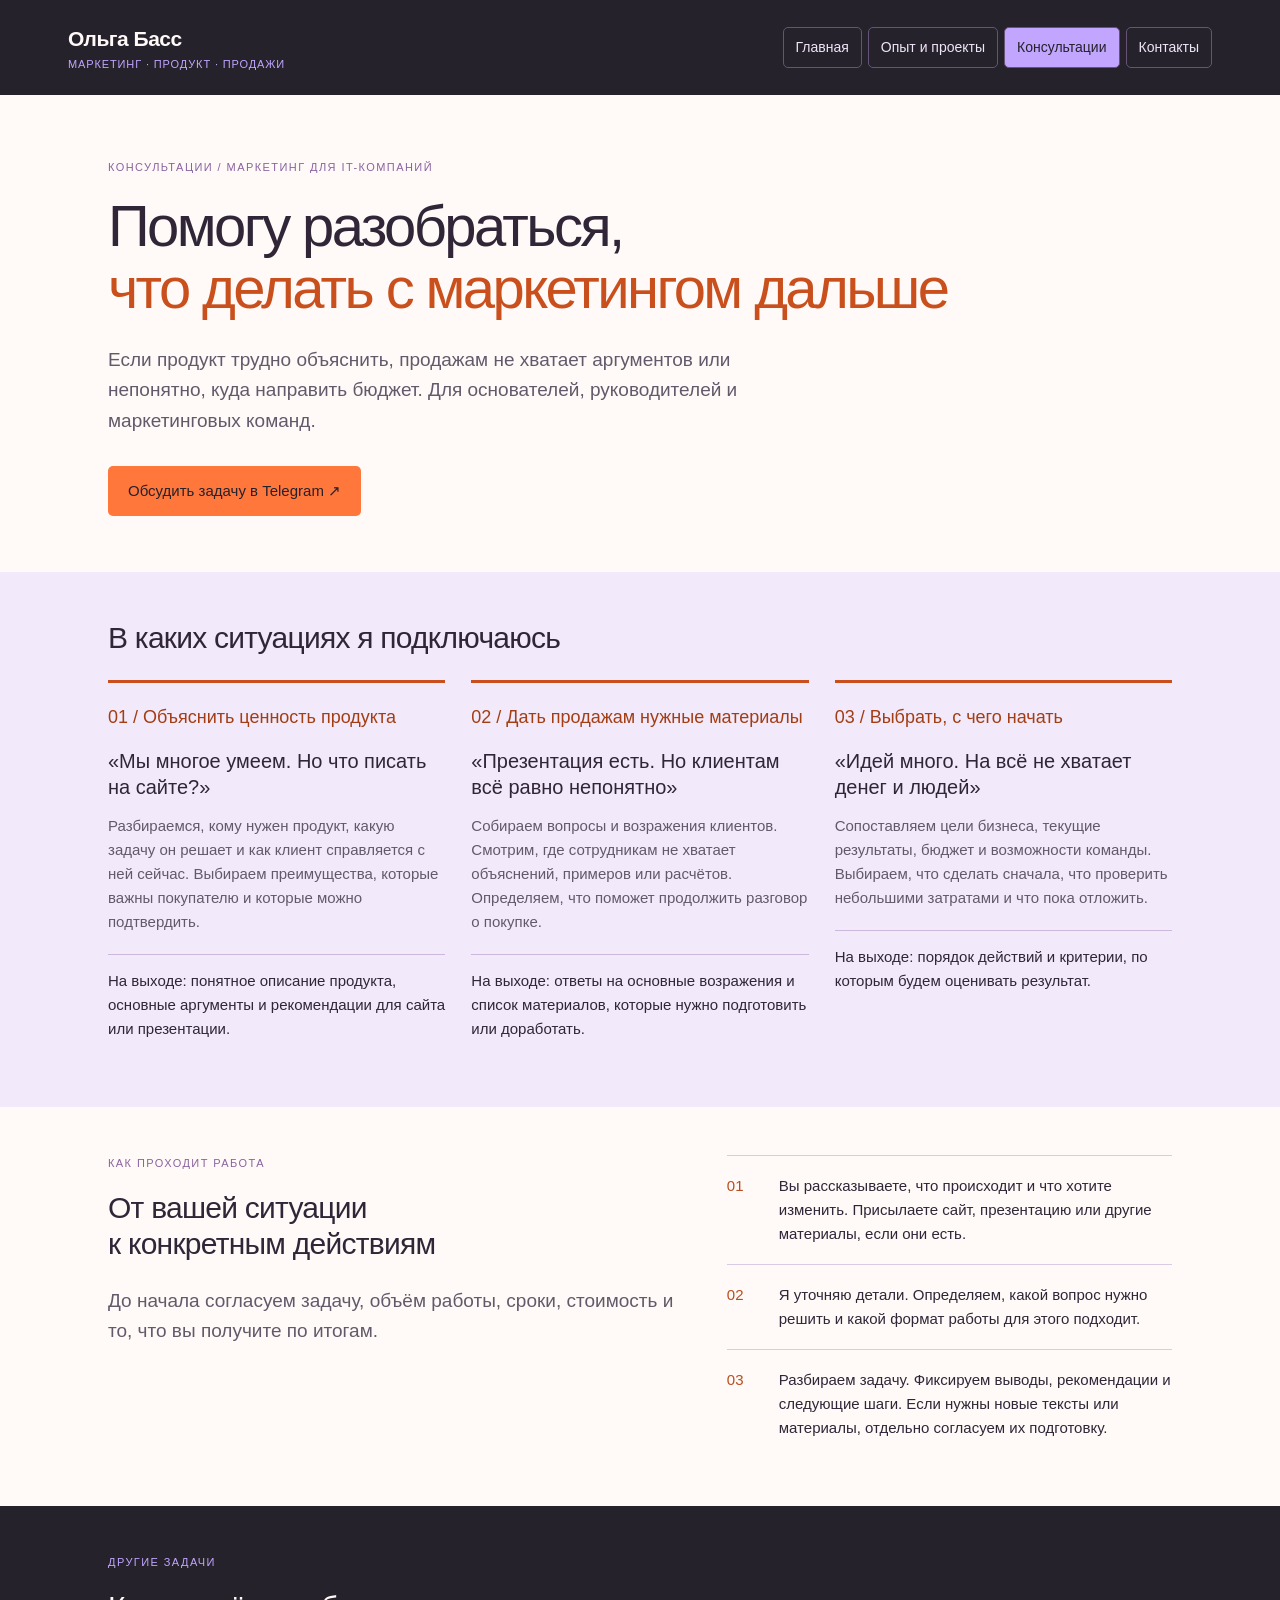
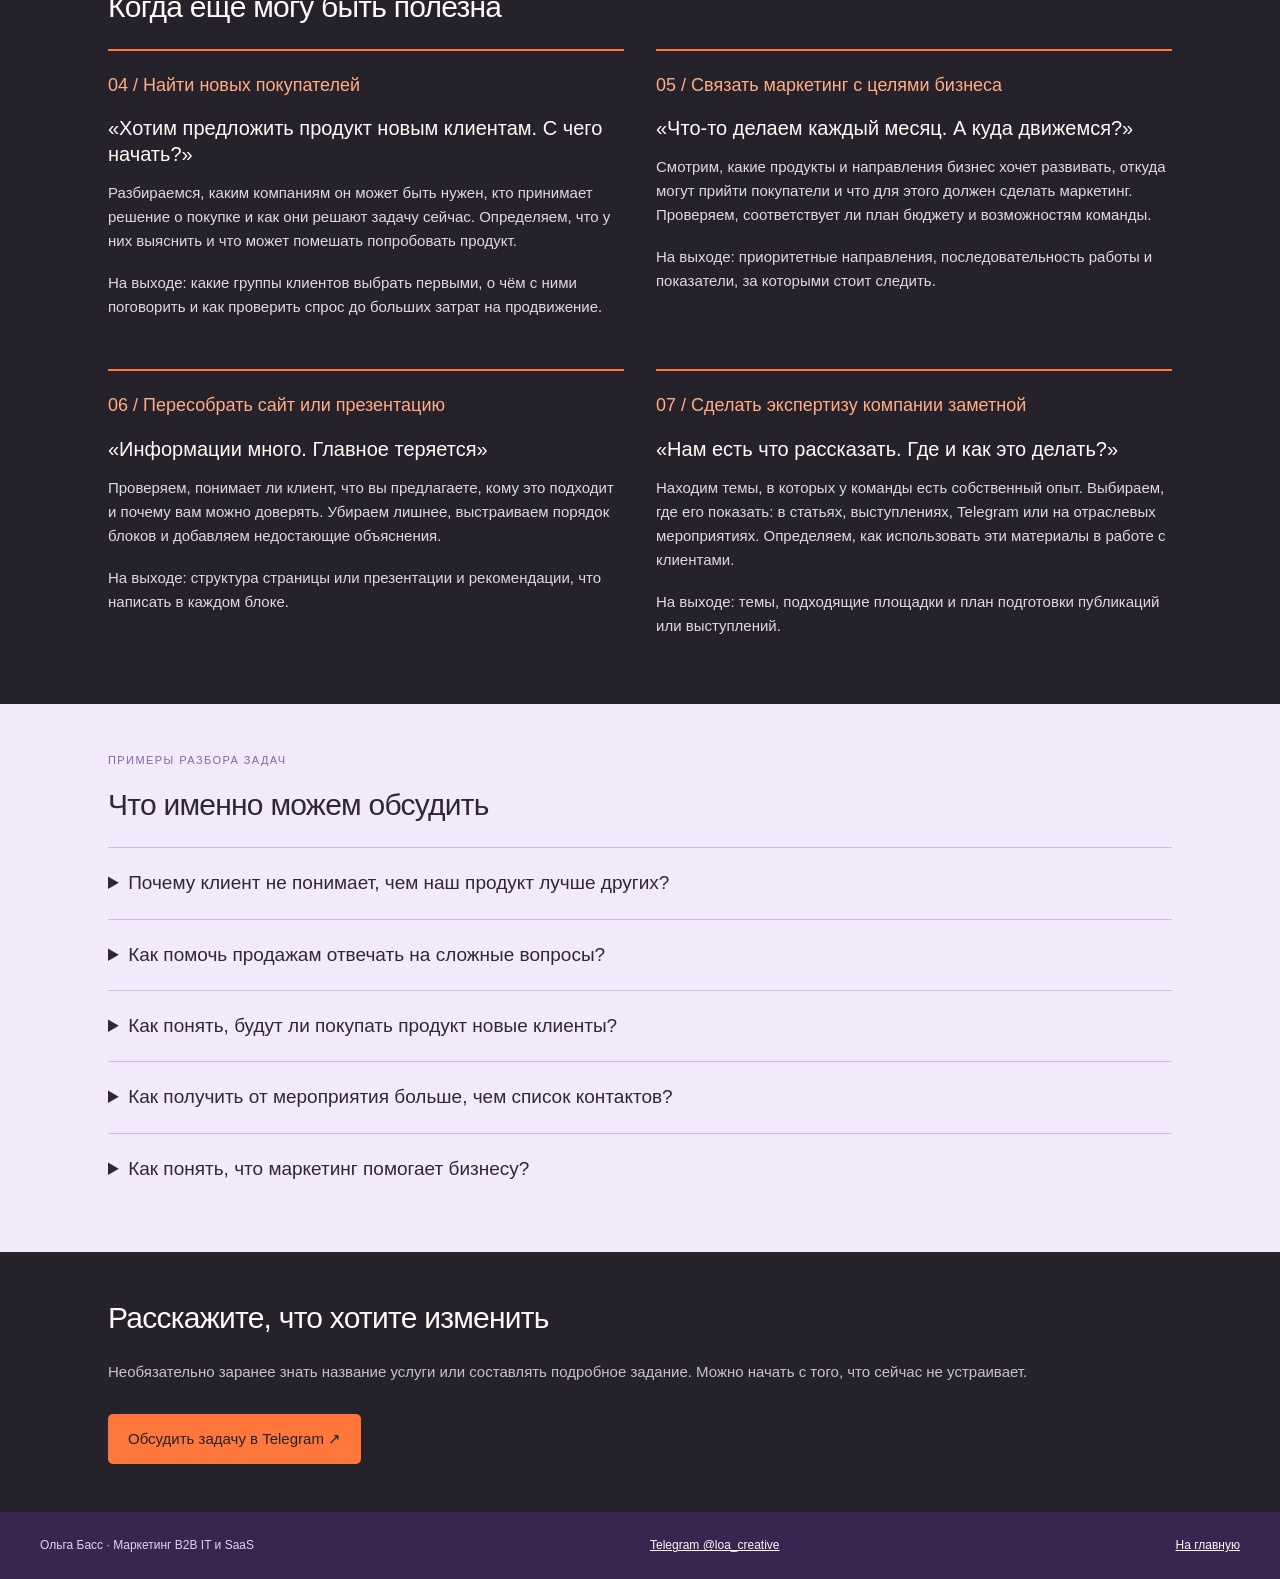
<file: consulting/index.html>
<!doctype html><html lang="ru"><head><meta charset="utf-8"><meta name="viewport" content="width=device-width,initial-scale=1"><title>Консультации по маркетингу B2B IT и SaaS — Ольга Басс</title><meta name="description" content="Помогу объяснить ценность продукта, подготовить аргументы для продаж и выбрать приоритеты маркетинга. Консультации Ольги Басс для основателей и команд IT-компаний."><link rel="canonical" href="https://obass.ru/consulting/"><meta property="og:type" content="website"><meta property="og:title" content="Маркетинговые консультации — Ольга Басс"><meta property="og:description" content="Понятное предложение, материалы для продаж и план действий для B2B IT и SaaS."><meta property="og:url" content="https://obass.ru/consulting/"><meta property="og:image" content="https://obass.ru/telegram-preview.png"><meta name="twitter:card" content="summary_large_image"><meta name="twitter:image" content="https://obass.ru/telegram-preview.png"><style>
#ob-preview{font-family:Arial,Helvetica,sans-serif;background:#fffaf7;color:#302638;border-radius:12px;overflow:hidden;font-size:15px;line-height:1.6}#ob-preview *{box-sizing:border-box}#ob-preview button{font:inherit;cursor:pointer}#ob-preview header{background:#25222c;color:#fffaf7;padding:22px 36px;display:flex;align-items:center;justify-content:space-between;gap:22px;flex-wrap:wrap}#ob-preview .brand{font-size:21px;font-weight:600;letter-spacing:-.5px}#ob-preview .brand small{display:block;color:#c1a5ff;font-size:11px;font-weight:400;letter-spacing:.08em}#ob-preview nav{display:flex;gap:6px;flex-wrap:wrap}#ob-preview nav button{background:transparent;border:1px solid #665477;color:#eee5f7;border-radius:5px;padding:8px 12px}#ob-preview nav button[aria-current=true]{background:#c1a5ff;color:#25222c;border-color:#c1a5ff}#ob-preview .page[hidden]{display:none}#ob-preview section{padding:48px 40px}#ob-preview .hero{padding-top:64px;padding-bottom:56px}#ob-preview .eyebrow{font-size:11px;letter-spacing:.13em;text-transform:uppercase;color:#8963a0;margin:0 0 18px}#ob-preview h1{font-size:clamp(34px,5.5vw,58px);line-height:1.08;font-weight:500;letter-spacing:-.045em;margin:0 0 25px;max-width:850px}#ob-preview h2{font-size:30px;font-weight:500;line-height:1.2;letter-spacing:-.025em;margin:0 0 24px}#ob-preview h3{font-size:20px;line-height:1.3;font-weight:500;margin:0 0 14px}#ob-preview p{margin:0 0 18px}#ob-preview .lead{font-size:19px;color:#625a6b;max-width:710px}#ob-preview .orange{color:#c9501d}#ob-preview .action{display:inline-flex;align-items:center;gap:16px;background:#ff773b;color:#25222c;padding:13px 20px;border:0;border-radius:5px;margin-top:12px;text-decoration:none;font-weight:500}#ob-preview .text-action{background:transparent;color:inherit;border:0;border-bottom:1px solid currentColor;padding:4px 0;margin-top:10px;text-align:left}#ob-preview .companies{display:flex;gap:15px 28px;flex-wrap:wrap;margin-top:32px;color:#786e7e;font-size:14px}#ob-preview .soft{background:#f2eafa}#ob-preview .dark{background:#25222c;color:#fffaf7}#ob-preview .dark p{color:#c8c1ce}#ob-preview .dark .eyebrow{color:#c1a5ff}#ob-preview .grid{display:grid;grid-template-columns:repeat(3,minmax(0,1fr));gap:26px}#ob-preview .item{border-top:2px solid #b997d3;padding-top:20px;min-width:0}#ob-preview .item p{color:#625a6b}#ob-preview .dark .item{border-color:#ff773b}#ob-preview .dark .item p{color:#c8c1ce}#ob-preview .label{font-size:12px;color:#8963a0;margin-bottom:12px}#ob-preview .two{display:grid;grid-template-columns:1.3fr 1fr;gap:40px}#ob-preview .quote{border-left:3px solid #ff773b;padding:8px 0 8px 22px;font-size:23px;line-height:1.4;margin:26px 0}#ob-preview .steps{counter-reset:step}#ob-preview .step{display:grid;grid-template-columns:38px 1fr;gap:14px;padding:18px 0;border-top:1px solid #d9cbe3}#ob-preview .step:before{counter-increment:step;content:'0' counter(step);color:#b94d1e}#ob-preview .step p{margin:0}#ob-preview .article{max-width:760px}#ob-preview .article h2{margin-top:32px;font-size:25px}#ob-preview .note{font-size:12px;color:#786e7e}#ob-preview footer{padding:24px 40px;background:#39254f;color:#e1d5ed;display:flex;justify-content:space-between;gap:20px;flex-wrap:wrap;font-size:12px}#ob-preview .contact-message{margin-top:15px;color:#e1d5ed}#ob-preview button:focus-visible,#ob-preview a:focus-visible{outline:3px solid #a57bdf;outline-offset:4px}@media(max-width:650px){#ob-preview header{padding:20px}#ob-preview section{padding:34px 22px}#ob-preview .hero{padding-top:40px;padding-bottom:38px}#ob-preview .grid,#ob-preview .two{grid-template-columns:1fr;gap:25px}#ob-preview nav button{padding:9px 10px;font-size:12px}#ob-preview footer{padding:22px}#ob-preview h1{font-size:37px}#ob-preview .lead{font-size:17px}}


#ob-preview h1,#ob-preview h2,#ob-preview h3{color:#302638}
#ob-preview .dark h1,#ob-preview .dark h2,#ob-preview .dark h3{color:#fffaf7}
#ob-preview .dark .text-action{color:#e1ceff}
#ob-preview .consultation-page .label{font-size:18px;line-height:1.35;color:#a33d14;font-weight:500;margin-bottom:18px}
#ob-preview .consultation-page .item{border-top:3px solid #c9501d;padding-top:22px}
#ob-preview .result{padding-top:14px;border-top:1px solid #ccb8dc;margin-top:20px;color:#302638!important}
#ob-preview .expert-list{display:grid;grid-template-columns:repeat(2,minmax(0,1fr));gap:32px}
#ob-preview .expert-list article{border-top:2px solid #ff773b;padding-top:22px}
#ob-preview .expert-list h3{color:#fffaf7}
#ob-preview .expert-list p{color:#e0d8e6}
#ob-preview .consultation-page .expert-list .label{color:#ffad83}
#ob-preview details{border-top:1px solid #d0bbdf;padding:20px 0}
#ob-preview summary{color:#302638;font-size:19px;cursor:pointer}
#ob-preview details p{padding-top:14px;color:#51465c}
@media(max-width:650px){#ob-preview .expert-list{grid-template-columns:1fr}}

#ob-preview{border-radius:0}#ob-preview header{padding-left:max(22px,calc((100% - 1144px)/2));padding-right:max(22px,calc((100% - 1144px)/2))}#ob-preview section{padding-left:max(22px,calc((100% - 1064px)/2));padding-right:max(22px,calc((100% - 1064px)/2))}#ob-preview nav a{color:#eee5f7;text-decoration:none;border:1px solid #665477;border-radius:5px;padding:8px 12px;font-size:14px}#ob-preview nav a[aria-current=page]{color:#25222c;background:#c1a5ff}#ob-preview .text-action{display:inline-block;text-decoration:none}body{margin:0}#ob-preview h1{overflow-wrap:break-word}#ob-preview .hero h1{max-width:1000px}#ob-preview footer a{color:#fffaf7}</style><script type="application/ld+json">{"@context": "https://schema.org", "@type": "WebPage", "url": "https://obass.ru/consulting/", "name": "Консультации по маркетингу B2B IT и SaaS — Ольга Басс", "inLanguage": "ru", "about": {"@type": "Person", "@id": "https://obass.ru/#person", "name": "Ольга Басс", "url": "https://obass.ru/"}}</script></head><body><div id="ob-preview"><header><a class="brand" href="/" style="color:#fffaf7;text-decoration:none">Ольга Басс<small>МАРКЕТИНГ · ПРОДУКТ · ПРОДАЖИ</small></a><nav aria-label="Навигация"><a href="/">Главная</a><a href="/#experience">Опыт и проекты</a><a href="/consulting/" aria-current="page">Консультации</a><a href="/#contact">Контакты</a></nav></header><main><div class="consultation-page">
<section class="hero"><p class="eyebrow">Консультации / Маркетинг для IT-компаний</p><h1>Помогу разобраться,<br><span class="orange">что делать с маркетингом дальше</span></h1><p class="lead">Если продукт трудно объяснить, продажам не хватает аргументов или непонятно, куда направить бюджет. Для основателей, руководителей и маркетинговых команд.</p><a class="action" href="https://t.me/loa_creative" target="_blank" rel="noopener">Обсудить задачу в Telegram ↗</a></section>
<section class="soft"><h2>В каких ситуациях я подключаюсь</h2><div class="grid">
<article class="item"><p class="label">01 / Объяснить ценность продукта</p><h3>«Мы многое умеем. Но что писать на сайте?»</h3><p>Разбираемся, кому нужен продукт, какую задачу он решает и как клиент справляется с ней сейчас. Выбираем преимущества, которые важны покупателю и которые можно подтвердить.</p><p class="result">На выходе: понятное описание продукта, основные аргументы и рекомендации для сайта или презентации.</p></article>
<article class="item"><p class="label">02 / Дать продажам нужные материалы</p><h3>«Презентация есть. Но клиентам всё равно непонятно»</h3><p>Собираем вопросы и возражения клиентов. Смотрим, где сотрудникам не хватает объяснений, примеров или расчётов. Определяем, что поможет продолжить разговор о покупке.</p><p class="result">На выходе: ответы на основные возражения и список материалов, которые нужно подготовить или доработать.</p></article>
<article class="item"><p class="label">03 / Выбрать, с чего начать</p><h3>«Идей много. На всё не хватает денег и людей»</h3><p>Сопоставляем цели бизнеса, текущие результаты, бюджет и возможности команды. Выбираем, что сделать сначала, что проверить небольшими затратами и что пока отложить.</p><p class="result">На выходе: порядок действий и критерии, по которым будем оценивать результат.</p></article>
</div></section>
<section><div class="two"><div><p class="eyebrow">Как проходит работа</p><h2>От вашей ситуации<br>к конкретным действиям</h2><p class="lead">До начала согласуем задачу, объём работы, сроки, стоимость и то, что вы получите по итогам.</p></div><div class="steps"><div class="step"><p>Вы рассказываете, что происходит и что хотите изменить. Присылаете сайт, презентацию или другие материалы, если они есть.</p></div><div class="step"><p>Я уточняю детали. Определяем, какой вопрос нужно решить и какой формат работы для этого подходит.</p></div><div class="step"><p>Разбираем задачу. Фиксируем выводы, рекомендации и следующие шаги. Если нужны новые тексты или материалы, отдельно согласуем их подготовку.</p></div></div></div></section>
<section class="dark"><p class="eyebrow">Другие задачи</p><h2>Когда ещё могу быть полезна</h2><div class="expert-list">
<article><p class="label">04 / Найти новых покупателей</p><h3>«Хотим предложить продукт новым клиентам. С чего начать?»</h3><p>Разбираемся, каким компаниям он может быть нужен, кто принимает решение о покупке и как они решают задачу сейчас. Определяем, что у них выяснить и что может помешать попробовать продукт.</p><p>На выходе: какие группы клиентов выбрать первыми, о чём с ними поговорить и как проверить спрос до больших затрат на продвижение.</p></article>
<article><p class="label">05 / Связать маркетинг с целями бизнеса</p><h3>«Что-то делаем каждый месяц. А куда движемся?»</h3><p>Смотрим, какие продукты и направления бизнес хочет развивать, откуда могут прийти покупатели и что для этого должен сделать маркетинг. Проверяем, соответствует ли план бюджету и возможностям команды.</p><p>На выходе: приоритетные направления, последовательность работы и показатели, за которыми стоит следить.</p></article>
<article><p class="label">06 / Пересобрать сайт или презентацию</p><h3>«Информации много. Главное теряется»</h3><p>Проверяем, понимает ли клиент, что вы предлагаете, кому это подходит и почему вам можно доверять. Убираем лишнее, выстраиваем порядок блоков и добавляем недостающие объяснения.</p><p>На выходе: структура страницы или презентации и рекомендации, что написать в каждом блоке.</p></article>
<article><p class="label">07 / Сделать экспертизу компании заметной</p><h3>«Нам есть что рассказать. Где и как это делать?»</h3><p>Находим темы, в которых у команды есть собственный опыт. Выбираем, где его показать: в статьях, выступлениях, Telegram или на отраслевых мероприятиях. Определяем, как использовать эти материалы в работе с клиентами.</p><p>На выходе: темы, подходящие площадки и план подготовки публикаций или выступлений.</p></article>
</div></section>
<section class="soft"><p class="eyebrow">Примеры разбора задач</p><h2>Что именно можем обсудить</h2>
<details><summary>Почему клиент не понимает, чем наш продукт лучше других?</summary><p>Посмотрим на сайт и презентацию глазами покупателя. Понятно ли, какую задачу решает продукт? Есть ли конкретные преимущества и доказательства? Выясним, что стоит объяснить иначе и какие примеры добавить.</p></details>
<details><summary>Как помочь продажам отвечать на сложные вопросы?</summary><p>Разберём вопросы, на которых разговор с клиентом останавливается. Например: «Почему так дорого?», «Как это окупится?» или «Чем вы лучше того, чем мы уже пользуемся?». Определим, где нужен расчёт, где пример внедрения, а где короткое объяснение для сотрудника.</p></details>
<details><summary>Как понять, будут ли покупать продукт новые клиенты?</summary><p>Сначала определим, у кого и что нужно выяснить: есть ли у компаний такая задача, насколько она важна, как они решают её сейчас и кто выделяет деньги. Затем выберем небольшой первый шаг: разговоры с потенциальными покупателями, проверку предложения или пробное внедрение.</p></details>
<details><summary>Как получить от мероприятия больше, чем список контактов?</summary><p>Разберём, кого хотим встретить, что этим людям предложить и о чём договориться на площадке. Заранее определим, кто продолжит общение после мероприятия и какую информацию нужно передать продажам.</p><a class="text-action" href="/#experience">Посмотреть опыт и проекты →</a></details>
<details><summary>Как понять, что маркетинг помогает бизнесу?</summary><p>Посмотрим, что изменилось: стало ли больше подходящих обращений, легче ли клиентам разобраться в продукте, чаще ли разговоры переходят к встречам и покупке. Отдельно обозначим, что подтверждается данными, а где пока нельзя сделать вывод.</p><a class="text-action" href="/#marketing-results">Мой подход к оценке маркетинга →</a></details>
</section>
<section class="dark"><h2>Расскажите, что хотите изменить</h2><p>Необязательно заранее знать название услуги или составлять подробное задание. Можно начать с того, что сейчас не устраивает.</p><a class="action" href="https://t.me/loa_creative" target="_blank" rel="noopener">Обсудить задачу в Telegram ↗</a></section>
</div>
</main><footer><span>Ольга Басс · Маркетинг B2B IT и SaaS</span><a href="https://t.me/loa_creative">Telegram @loa_creative</a><a href="/">На главную</a></footer></div></body></html>
</file>
<file: style.css>
:root{--ink:#1b2937;--muted:#626d76;--line:#dce1e4;--paper:#fff;--soft:#f3f5f6;--accent:#33556c}*{box-sizing:border-box}html{scroll-behavior:smooth;scroll-padding-top:90px}body{margin:0;background:var(--paper);color:var(--ink);font-family:Arial,Helvetica,sans-serif;font-size:16px;line-height:1.6}a{color:inherit;text-decoration:none}a:focus-visible,summary:focus-visible{outline:3px solid #688fa7;outline-offset:6px}a:hover{color:var(--accent)}p,h1,h2,h3,figure{margin:0}p+p{margin-top:16px}.wrap{max-width:1240px;margin:auto;padding-left:48px;padding-right:48px}header{max-width:1440px;margin:auto;display:flex;align-items:center;justify-content:space-between;gap:30px;padding:27px 48px;border-bottom:1px solid var(--line)}.brand{font-size:19px;font-weight:700;line-height:1.2}.brand span{display:block;font-size:12px;font-weight:400;color:var(--muted);margin-top:7px;letter-spacing:.03em}nav{display:flex;gap:27px;font-size:14px}.nav-contact{font-size:14px;border-bottom:1px solid var(--ink);white-space:nowrap}.hero{display:grid;grid-template-columns:1.3fr 1fr;gap:80px;padding-top:76px;padding-bottom:76px;align-items:center}.eyebrow{font-size:13px;letter-spacing:.10em;text-transform:uppercase;color:var(--muted);font-weight:600;line-height:1.5}h1{font-size:clamp(48px,5.5vw,78px);line-height:1.07;letter-spacing:-.045em;margin:22px 0}.role{font-size:23px;line-height:1.35;color:var(--accent)}.intro{font-size:30px;line-height:1.3;letter-spacing:-.025em;margin-top:38px}.lead{font-size:18px;max-width:570px}.hero .lead{margin-top:20px}.muted{color:var(--muted)}.actions{display:flex;align-items:center;gap:27px;margin-top:32px;flex-wrap:wrap}.button{display:inline-block;background:var(--ink);color:#fff;padding:15px 22px;font-size:14px;border:1px solid var(--ink);transition:background .2s}.button:hover{background:var(--accent);color:#fff}.text-link{font-size:14px;text-decoration:underline;text-underline-offset:5px}.portrait{position:relative;max-width:440px;justify-self:end;width:100%;background:var(--soft)}.portrait img{display:block;width:100%;height:490px;object-fit:cover;object-position:center 33%;filter:saturate(.65)}.portrait figcaption{font-size:14px;line-height:1.5;padding:20px 24px;border:1px solid var(--line);border-top:0}.companies{padding-top:27px;padding-bottom:32px;border-top:1px solid var(--line);border-bottom:1px solid var(--line)}.companies p{font-size:12px;color:var(--muted);margin-bottom:20px;text-transform:uppercase;letter-spacing:.1em}.companies div{display:flex;gap:32px;flex-wrap:wrap;align-items:center;font-size:21px;font-weight:700;letter-spacing:-.04em}.companies span{font-weight:400}.section{padding-top:94px;padding-bottom:94px}.section-head{display:grid;grid-template-columns:1fr 2fr;gap:40px;margin-bottom:50px}h2{font-size:clamp(30px,3.3vw,44px);line-height:1.18;font-weight:500;letter-spacing:-.035em}h3{font-size:21px;line-height:1.35;letter-spacing:-.02em;font-weight:500}.expertise{display:grid;grid-template-columns:repeat(4,1fr);gap:28px}.number{display:block;color:#84939f;font-size:14px;margin-bottom:28px}.expertise article{border-top:1px solid var(--line);padding-top:18px}.expertise h3{margin-bottom:15px}.expertise p{color:var(--muted);font-size:16px}.ai-note{border-top:1px solid var(--line);margin-top:42px;padding-top:24px;color:var(--muted);max-width:850px}.results{background:var(--soft)}.case-grid{display:grid;grid-template-columns:1fr 1fr;gap:24px}.case{background:#fff;padding:34px;border:1px solid var(--line)}.case .eyebrow{font-size:12px}.metric{font-size:78px;line-height:1.1;letter-spacing:-.06em;margin:24px 0}.metric span{display:block;font-size:14px;letter-spacing:0;line-height:1.5;color:var(--muted);margin-top:10px}.case h3{margin-bottom:16px;max-width:380px}.case>p:not(.eyebrow){font-size:16px;color:var(--muted)}.case .case-note{font-size:13px!important;margin-top:20px}.compact h3{margin-top:22px}.timeline article{display:grid;grid-template-columns:1fr 2fr;gap:40px;border-top:1px solid var(--line);padding:30px 0}.timeline h3{font-size:25px}.timeline article>div:first-child p{font-size:14px;color:var(--muted);margin-top:8px}.timeline span{display:block;color:var(--muted);font-size:14px;margin-top:12px}.timeline article>p,.timeline article>div:nth-child(2){color:#505e68}.early{border-top:1px solid var(--line);border-bottom:1px solid var(--line);margin-top:10px}summary{list-style:none;cursor:pointer;display:flex;justify-content:space-between;padding:24px 0;font-size:18px}summary::-webkit-details-marker{display:none}summary span{font-size:24px}details[open] summary span{transform:rotate(45deg)}.early-grid{display:grid;grid-template-columns:1fr 1fr;gap:30px;padding-bottom:30px}.early h3{font-size:18px}.early small{font-size:13px;font-weight:400;color:var(--muted);display:block;margin-top:8px}.early p{margin-top:12px;color:var(--muted)}.resume-bottom{display:inline-block;margin-top:27px}.consulting{background:var(--soft)}.consulting-layout{display:grid;grid-template-columns:1fr 1fr;gap:100px}.consulting h2{margin:22px 0}.consulting .button{margin-top:32px}.consult-list article{padding:0 0 25px;margin-bottom:25px;border-bottom:1px solid var(--line)}.consult-list article:last-child{margin-bottom:0}.consult-list p{margin-top:12px;color:var(--muted)}.trust{display:grid;grid-template-columns:2fr 1fr;gap:70px}.trust h2{margin-top:22px}.people{display:flex;gap:55px;margin:30px 0}.people strong{font-size:17px;font-weight:500}.people span{display:block;font-size:14px;line-height:1.5;color:var(--muted);margin-top:8px}.education{border-left:1px solid var(--line);padding-left:35px}.education h3{margin-top:25px}.education>p:not(.eyebrow){font-size:16px;color:var(--muted);margin-top:14px}.contact{background:var(--ink);color:white;padding:75px 0 80px}.contact .eyebrow{color:#acbdc9}.contact h2{font-size:clamp(36px,5vw,64px);margin:20px 0}.contact>.wrap>p:not(.eyebrow){font-size:20px;color:#b9c5ce}.contact-grid{display:grid;grid-template-columns:1fr 1.4fr 1fr;gap:25px;margin-top:55px}.contact-grid a{font-size:clamp(17px,1.8vw,23px);border-top:1px solid #52616c;padding-top:22px}.contact-grid a:hover{color:#b6d1e2}.contact-grid span{display:block;font-size:12px;text-transform:uppercase;letter-spacing:.1em;color:#acbdc9;margin-bottom:10px}footer{display:flex;gap:28px;align-items:center;padding-top:28px;padding-bottom:28px;font-size:13px;color:var(--muted)}footer span{margin-right:auto}@media(max-width:1000px){header{padding:24px 30px}nav{gap:16px}.nav-contact{display:none}.wrap{padding-left:30px;padding-right:30px}.hero{gap:40px}.portrait img{height:470px}.expertise{grid-template-columns:1fr 1fr;gap:35px}.consulting-layout{gap:50px}.people{gap:25px;flex-wrap:wrap}}@media(max-width:680px){header{padding:20px 22px;align-items:flex-start;flex-direction:column;gap:20px}nav{width:100%;justify-content:space-between;gap:10px;font-size:12px}.wrap{padding-left:22px;padding-right:22px}.hero{grid-template-columns:1fr;gap:35px;padding-top:40px;padding-bottom:40px}.hero h1{font-size:54px}.role{font-size:21px}.intro{font-size:27px;margin-top:28px}.desktop{display:none}.portrait{max-width:none;justify-self:stretch}.portrait img{height:440px;object-position:center 30%}.portrait figcaption{font-size:13px}.companies div{font-size:18px;gap:20px}.section{padding-top:55px;padding-bottom:55px}.section-head{grid-template-columns:1fr;gap:20px;margin-bottom:32px}h2{font-size:32px}.expertise{grid-template-columns:1fr}.number{margin-bottom:15px}.case-grid{grid-template-columns:1fr}.case{padding:25px}.metric{font-size:65px}.timeline article{grid-template-columns:1fr;gap:20px;padding:25px 0}.timeline article>div:first-child{position:relative}.timeline span{margin-top:8px}.early-grid{grid-template-columns:1fr}.consulting-layout,.trust{grid-template-columns:1fr;gap:40px}.education{border-left:0;border-top:1px solid var(--line);padding:25px 0 0}.contact{padding:55px 0}.contact-grid{grid-template-columns:1fr;gap:25px;margin-top:35px}.contact-grid a{font-size:23px}footer{gap:17px;flex-wrap:wrap}footer span{width:100%;margin:0}.actions{gap:20px}}@media(prefers-reduced-motion:reduce){html{scroll-behavior:auto}.button{transition:none}}

/* Orange and graphite editorial direction */
:root{--ink:#f5f0eb;--muted:#c1bbb6;--line:#49423d;--paper:#252321;--soft:#302c29;--accent:#ff782e}
header{background:var(--paper)}.hero{background:var(--accent);color:#211d1a;max-width:none;padding-left:max(48px,calc((100vw - 1144px)/2));padding-right:max(48px,calc((100vw - 1144px)/2))}.hero .eyebrow,.hero .role,.hero .muted{color:#302016}.hero .button{background:#252321;color:#fff;border-color:#252321}.hero .text-link:hover{color:#211d1a}.portrait figcaption{background:#252321;color:#fff;border:0}.portrait img{filter:none}.companies{border-top:0}.results{background:#201e1c}.results h2,.number{color:var(--accent)}.achievement-group{display:grid;grid-template-columns:1fr 2fr;gap:40px;border-top:1px solid var(--line);padding:30px 0}.achievement-group h3{color:var(--accent);font-size:23px}.achievement-group ul{list-style:none;margin:0;padding:0}.achievement-group li{display:grid;grid-template-columns:110px 1fr;gap:20px;padding:0 0 20px;line-height:1.55}.achievement-group li:last-child{padding-bottom:0}.achievement-group strong{font-size:14px;color:var(--accent);font-weight:500}.achievement-group span{font-size:16px}.timeline article{grid-template-columns:1.3fr .45fr 2fr;gap:25px;padding:17px 0;align-items:start}.timeline h3{font-size:19px}.timeline article>div:first-child p{margin-top:3px}.timeline article>p{color:var(--muted);font-size:15px}.timeline span{margin-top:0;font-size:14px}.timeline article>div:first-child p{font-size:14px}.section#experience{padding-top:65px;padding-bottom:65px}#experience h2{font-size:30px}#experience .section-head{margin-bottom:28px}.button{background:var(--accent);color:#211d1a;border-color:var(--accent)}.button:hover{background:#ff934f;color:#211d1a}.contact{background:var(--accent);color:#211d1a}.contact .eyebrow,.contact>.wrap>p:not(.eyebrow),.contact-grid span{color:#302016}.contact-grid a{border-color:#8e3e16}.contact-grid a:hover{color:#211d1a}.brand span,.eyebrow{font-size:14px}
@media(max-width:680px){.hero{padding-left:22px;padding-right:22px}.achievement-group{grid-template-columns:1fr;gap:22px}.achievement-group li{grid-template-columns:1fr;gap:5px}.timeline article{grid-template-columns:1fr auto;gap:10px}.timeline article>p{grid-column:1/-1}nav{font-size:14px}}

/* Restrained orange accents and concise project cards */
.hero{background:var(--paper);color:var(--ink)}.hero .eyebrow{color:var(--accent)}.hero .role{color:var(--ink)}.hero .muted{color:var(--muted)}.hero .button{background:var(--accent);color:#211d1a;border-color:var(--accent)}.hero .text-link:hover{color:var(--accent)}.results h2{color:var(--ink)}.case{background:#2c2926;border:1px solid var(--line);padding:28px;display:flex;flex-direction:column;gap:18px}.case .eyebrow{color:var(--accent);font-size:14px;letter-spacing:.04em}.case h3{font-size:25px;margin:0;max-width:none}.case>p:not(.eyebrow){color:var(--muted);font-size:16px;line-height:1.55}.contact{background:#201e1c;color:var(--ink)}.contact .eyebrow{color:var(--accent)}.contact>.wrap>p:not(.eyebrow),.contact-grid span{color:var(--muted)}.contact-grid a{border-color:var(--line)}.contact-grid a:hover{color:var(--accent)}.section-head{margin-bottom:35px}.case-grid{gap:20px}@media(max-width:680px){.case{padding:24px}.case h3{font-size:23px}}

.project-mark{font-size:clamp(32px,4vw,50px);line-height:1.1;letter-spacing:-.045em;font-weight:600;color:var(--ink);margin:6px 0}.case:nth-child(5) .project-mark,.case:nth-child(6) .project-mark{color:var(--accent)}.case h3{font-size:20px}.case{gap:14px}.case p+p{margin-top:0}

.case h3{font-size:clamp(23px,2.5vw,30px);line-height:1.2;letter-spacing:-.025em;margin:6px 0 4px}.case:nth-child(5) h3,.case:nth-child(6) h3{color:var(--ink)}

.expertise{grid-template-columns:repeat(3,minmax(0,1fr));gap:36px}.expertise h3{font-size:23px;margin-bottom:14px}.expertise article{padding-top:22px}#expertise .section-head>.eyebrow{font-size:14px}#expertise .ai-note{margin-top:30px;padding-top:18px;font-size:14px}@media(max-width:680px){.expertise{grid-template-columns:1fr;gap:25px}}

/* Final editorial hierarchy */
:root{--paper:#252629;--soft:#2c2d30;--ink:#f0f0ed;--muted:#b6b7ba;--line:#44464a;--accent:#ec8545}
.results,.contact{background:#202124}.case{background:#2a2b2e;border-color:#414348;padding:28px;gap:16px;border-radius:4px}.case h3{font-size:25px;line-height:1.25;letter-spacing:-.025em;margin:0;font-weight:500}.case .eyebrow{font-size:14px;letter-spacing:.015em;text-transform:none;color:var(--muted)}.case>p:not(.eyebrow){font-size:16px;line-height:1.6}.section{padding-top:72px;padding-bottom:72px}.section-head{margin-bottom:32px}.portrait figcaption{background:var(--soft);color:var(--muted)}h2{font-size:clamp(28px,3vw,38px)}.hero{padding-top:60px;padding-bottom:60px}.hero h1{font-size:clamp(48px,5vw,70px)}.intro{font-size:27px;margin-top:28px}.hero .lead{font-size:17px}.companies div{font-size:19px;gap:27px}.consulting-layout{gap:70px}.contact h2{font-size:38px}.contact{padding:60px 0}.contact-grid{margin-top:36px}.button{font-size:15px;padding:13px 20px;border-radius:3px}.expertise h3{font-size:21px}.timeline article>p{font-size:16px}.trust h2{margin-top:15px}@media(max-width:680px){.section{padding-top:48px;padding-bottom:48px}.case{padding:24px}.case h3{font-size:23px}.hero{padding-top:36px;padding-bottom:36px}.consulting-layout{gap:36px}.contact-grid a{overflow-wrap:anywhere}}

:root{--secondary:#b9a8d2}nav{gap:10px;flex-wrap:wrap}nav a{display:inline-flex;align-items:center;justify-content:center;min-height:42px;padding:8px 15px;border:1px solid #665a76;border-radius:6px;font-size:14px;color:#ddd3ed;background:#322e39;transition:background .15s,color .15s}nav a:hover,nav a:focus-visible{background:var(--secondary);color:#25212c}.button{background:var(--secondary);border-color:var(--secondary);color:#25212c}.hero .button{background:var(--accent);border-color:var(--accent)}.button:hover{background:#cebee3;border-color:#cebee3;color:#25212c}.hero .button:hover{background:#f19860;border-color:#f19860}.nav-contact{color:var(--secondary);border-color:var(--secondary)}.text-link:hover,.contact-grid a:hover{color:var(--secondary)}.expertise article{border-top-color:#766887}.case{border-top:2px solid #766887}.case .eyebrow{color:var(--secondary)}a:focus-visible{outline-color:var(--secondary)}@media(max-width:1000px){header{gap:20px;flex-wrap:wrap}nav{justify-content:flex-start}}@media(max-width:680px){nav{display:grid;grid-template-columns:1fr 1fr;gap:8px}nav a{min-height:44px;font-size:14px}.case-grid{grid-template-columns:1fr}.contact-grid{min-width:0}.contact-grid a{overflow-wrap:anywhere}.hero .button{max-width:100%;text-align:center}.people{gap:24px}.role{font-size:20px}}

/* Distinct full-width section rhythm */
.hero,.results,.consulting,.contact{--ink:#26282d;--muted:#5e616b;--line:#d2d0d8;color:var(--ink);background:#eeedf2}
.hero{background:#f2f1f4}.hero .role{color:var(--ink)}.hero .muted{color:var(--muted)}.hero .eyebrow{color:#93471d}.hero .text-link:hover{color:#93471d}.portrait figcaption{background:#dedbe6;color:#45414f}
.section.wrap{max-width:none;padding-left:max(48px,calc((100vw - 1144px)/2));padding-right:max(48px,calc((100vw - 1144px)/2))}
#expertise,#experience,.trust{background:#26272b;border-top:1px solid #42434a;border-bottom:1px solid #42434a}
.results{background:#e6e1ee}.results h2{color:#26282d}.results .eyebrow{color:#62566f}.results .case{background:#f7f5fa;border:1px solid #cbc4d6;border-top:3px solid #a391ba;color:#26282d}.results .case .eyebrow{color:#655377}.results .case>p:not(.eyebrow){color:#57535e}.results .case h3{color:#26282d}
.consulting{background:#eeedf2}.consulting .eyebrow{color:#655377}.consulting .muted,.consulting .consult-list p{color:#5e616b}.consulting .consult-list article{border-color:#cbc7d2}.consulting .button{background:#645275;border-color:#645275;color:#fff}.consulting .button:hover{background:#78648b}
.contact{background:#ded7e9;color:#26282d}.contact .eyebrow{color:#655377}.contact>.wrap>p:not(.eyebrow),.contact-grid span{color:#5a5163}.contact-grid a{border-color:#b7aec5}.contact-grid a:hover{color:#6e4e87}
@media(max-width:1000px){.section.wrap{padding-left:30px;padding-right:30px}}@media(max-width:680px){.section.wrap{padding-left:22px;padding-right:22px}.results .case{padding:24px}}

.commercial-case{grid-column:1/-1}.commercial-case>p:not(.eyebrow){max-width:850px}

.commercial-case{grid-column:auto}

/* More expressive editorial brand; coherent top navigation */
:root{--accent:#ff773b;--secondary:#c1a5ff}
header{max-width:none;display:grid;grid-template-columns:230px 1fr auto;gap:28px;padding:22px max(48px,calc((100vw - 1144px)/2));background:#222128;border-bottom:0;align-items:center}
nav{display:flex;justify-content:flex-start;flex-wrap:nowrap;gap:3px;padding:5px;background:#37303f;border:1px solid #64516e;border-radius:10px;width:max-content;max-width:100%}
nav a{background:transparent;border:0;border-radius:6px;min-height:40px;padding:8px 13px;color:#f0e7ff;font-size:14px;white-space:nowrap}nav a:hover,nav a:focus-visible{background:#c1a5ff;color:#27202f}.nav-contact{border:0;background:#ff773b;color:#27202f;border-radius:7px;padding:12px 16px}.nav-contact:hover{background:#ff935f;color:#27202f}
.hero{background:#c1a5ff;padding-top:65px;padding-bottom:65px;gap:65px}.hero h1{font-size:clamp(52px,6.4vw,88px);font-weight:700;letter-spacing:-.055em}.hero .eyebrow{color:#42314f}.hero .role{font-size:25px;color:#30253a}.hero .muted{color:#483a55}.hero .intro{font-size:30px;color:#30253a}.hero .button{background:#ff773b;border-color:#ff773b;font-weight:600;border-radius:7px}.portrait{border-radius:12px;overflow:hidden;box-shadow:12px 12px 0 #302539}.portrait figcaption{background:#302539;color:#eee2ff}.hero .text-link{color:#302539}
.companies{max-width:none;padding-left:max(48px,calc((100vw - 1144px)/2));padding-right:max(48px,calc((100vw - 1144px)/2));background:#332a3e;border-bottom:0}.companies p{color:#c1a5ff}.companies div{color:#f2eaff}
#expertise{background:#25222c}.expertise article{border-top:3px solid #ff773b}.expertise h3{color:#e1ceff}.results{background:#f2eafa}.results .case{border-radius:10px;border:1px solid #d4c2e4;border-top:4px solid #a77be2;background:#fffafc}.results .case:nth-child(3n){border-top-color:#ff773b}.results .case .eyebrow{color:#754891}.consulting{background:#d9c7fa}.consulting .button{background:#382746;border-color:#382746;border-radius:7px}.contact{background:#c1a5ff}.contact h2{font-size:clamp(36px,4vw,52px)}
@media(max-width:1100px){header{grid-template-columns:1fr auto;padding:20px 30px;gap:18px}.brand{grid-column:1}nav{grid-column:1/-1;grid-row:2;width:100%;justify-content:flex-start}.nav-contact{display:inline-flex;grid-column:2;grid-row:1}.hero{gap:40px}.companies{padding-left:30px;padding-right:30px}}
@media(max-width:680px){header{padding:18px 22px;gap:16px}.brand{font-size:18px}.brand span{font-size:12px}.nav-contact{font-size:13px;padding:10px 12px}nav{display:flex;overflow-x:auto;gap:2px;width:100%;padding:4px}nav a{font-size:13px;padding:9px 10px;flex:1 0 auto;min-height:44px}.hero{padding-top:36px;padding-bottom:45px}.hero h1{font-size:56px}.hero .role{font-size:21px}.hero .intro{font-size:27px}.portrait{box-shadow:7px 7px 0 #302539;width:calc(100% - 7px)}.companies{padding-left:22px;padding-right:22px}.results .case{padding:23px}}

.people{display:grid;grid-template-columns:repeat(2,minmax(0,1fr));align-items:start;gap:30px}.people>p{margin:0;min-width:0}.people strong{display:block;line-height:1.4}.people span{margin-top:8px}@media(max-width:680px){.people{grid-template-columns:1fr;gap:24px}}

header{position:sticky;top:0;z-index:100;box-shadow:0 2px 12px #0002}html{scroll-padding-top:110px}.back-top{position:fixed;right:24px;bottom:24px;z-index:90;background:#302539;color:#f5ecff;border:1px solid #aa8acb;border-radius:8px;padding:11px 16px;min-height:44px;font-size:14px;box-shadow:0 4px 18px #0003}.back-top:hover{background:#c1a5ff;color:#302539}@media(max-width:1100px){html{scroll-padding-top:155px}}@media(max-width:680px){html{scroll-padding-top:160px}.back-top{right:16px;bottom:16px;padding:10px 14px}}

/* Lilac, orange and deep violet */
header{background:#39254f}nav{background:#4c3465;border-color:#78568f}.companies{background:#39254f}.portrait figcaption{background:#39254f}.portrait{box-shadow:12px 12px 0 #39254f}.consulting .button{background:#54336f;border-color:#54336f;color:#fff}.consulting .button:hover{background:#694387}.back-top{background:#54336f;border-color:#9674b5;color:#fff}.back-top:hover{background:#c1a5ff;color:#39254f}
@media(max-width:680px){.portrait{box-shadow:7px 7px 0 #39254f}}

/* Narrow phone widths */
@media(max-width:680px){header{grid-template-columns:minmax(0,1fr) auto;gap:12px}.brand{min-width:0;font-size:17px}.brand span{font-size:11px;line-height:1.35}.nav-contact{max-width:132px;font-size:12px;text-align:center;padding:10px}.hero h1{font-size:clamp(42px,12vw,56px)}.hero,.hero>div,.case,.consulting-layout>div,.trust>div{min-width:0}.people strong{overflow-wrap:anywhere}}

.hero .resume-download{background:#54336f;border-color:#54336f;color:#fff}.hero .resume-download:hover{background:#694387;border-color:#694387;color:#fff}.actions{gap:12px}@media(max-width:680px){.actions .button{width:100%}}

.timeline .company-link{text-decoration:underline;text-decoration-color:var(--line);text-underline-offset:5px;text-decoration-thickness:1px}.timeline .company-link:hover{text-decoration-color:currentColor}
</file>
